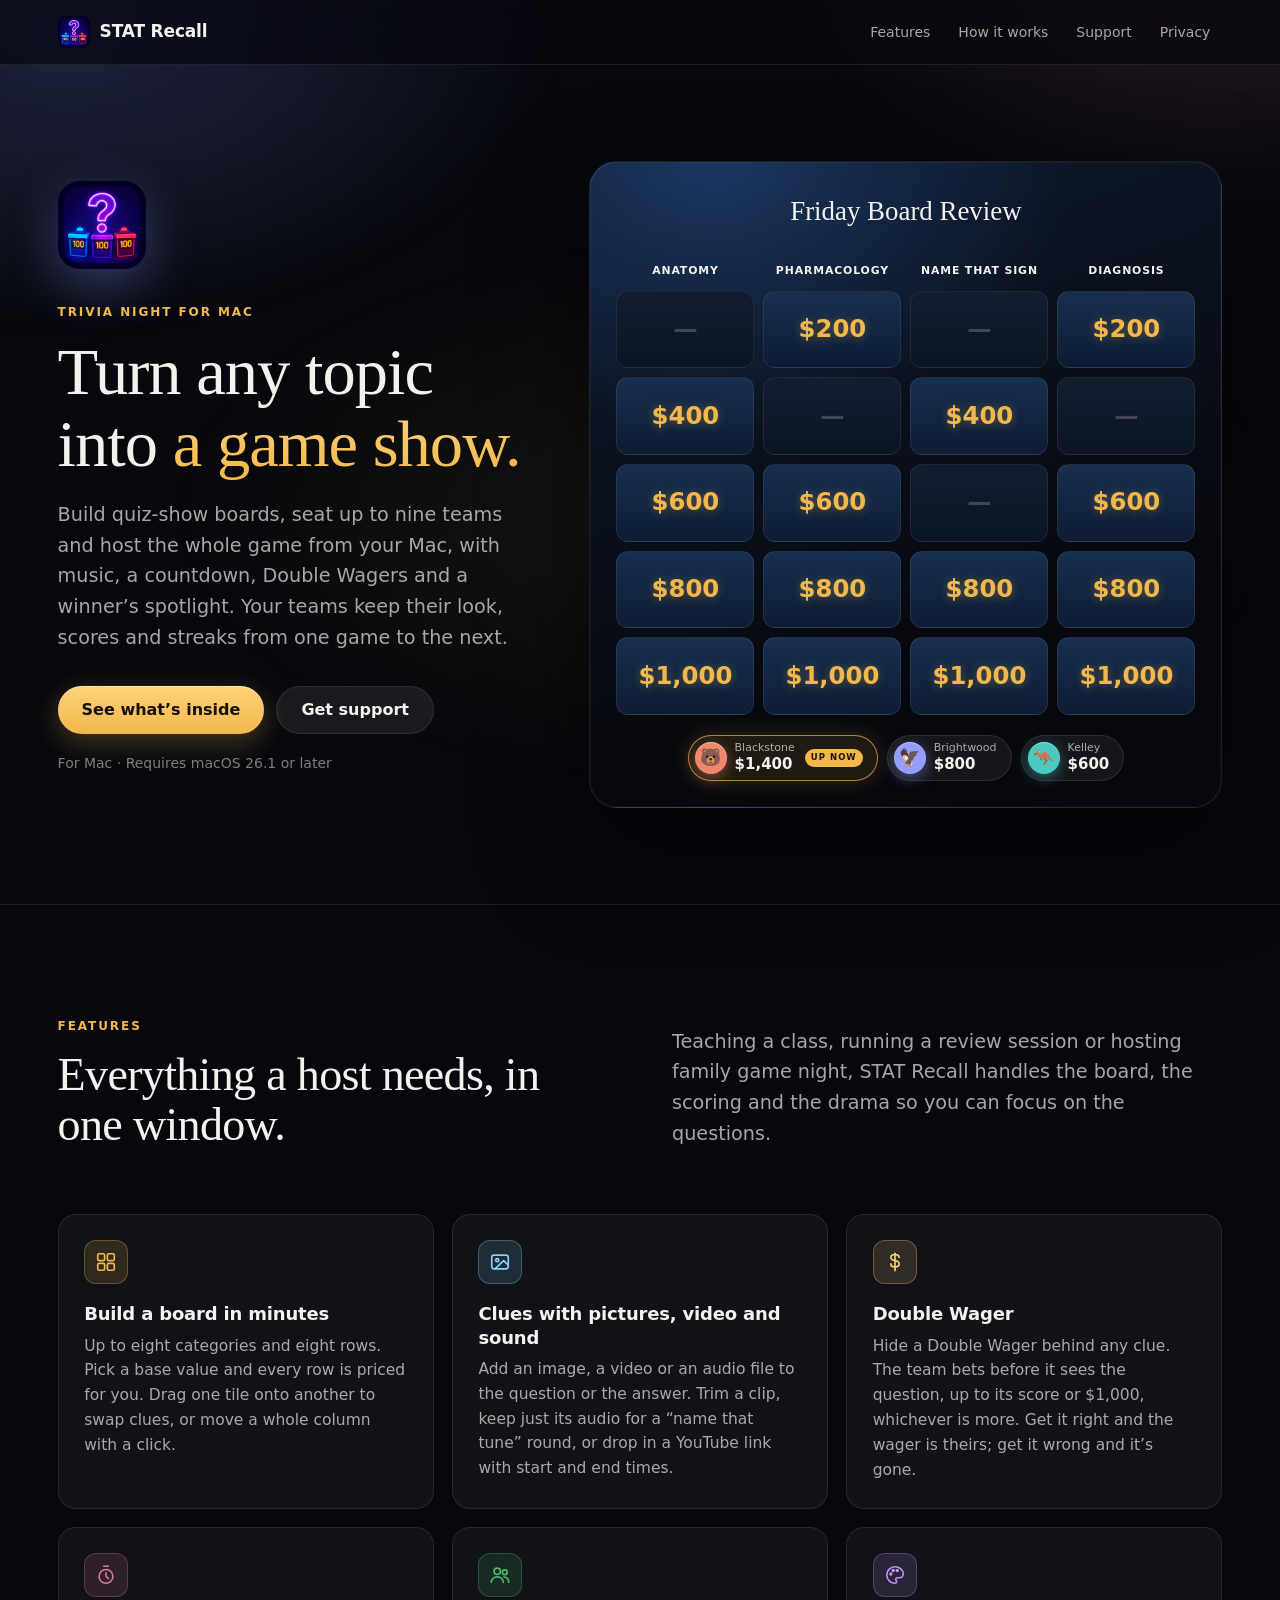
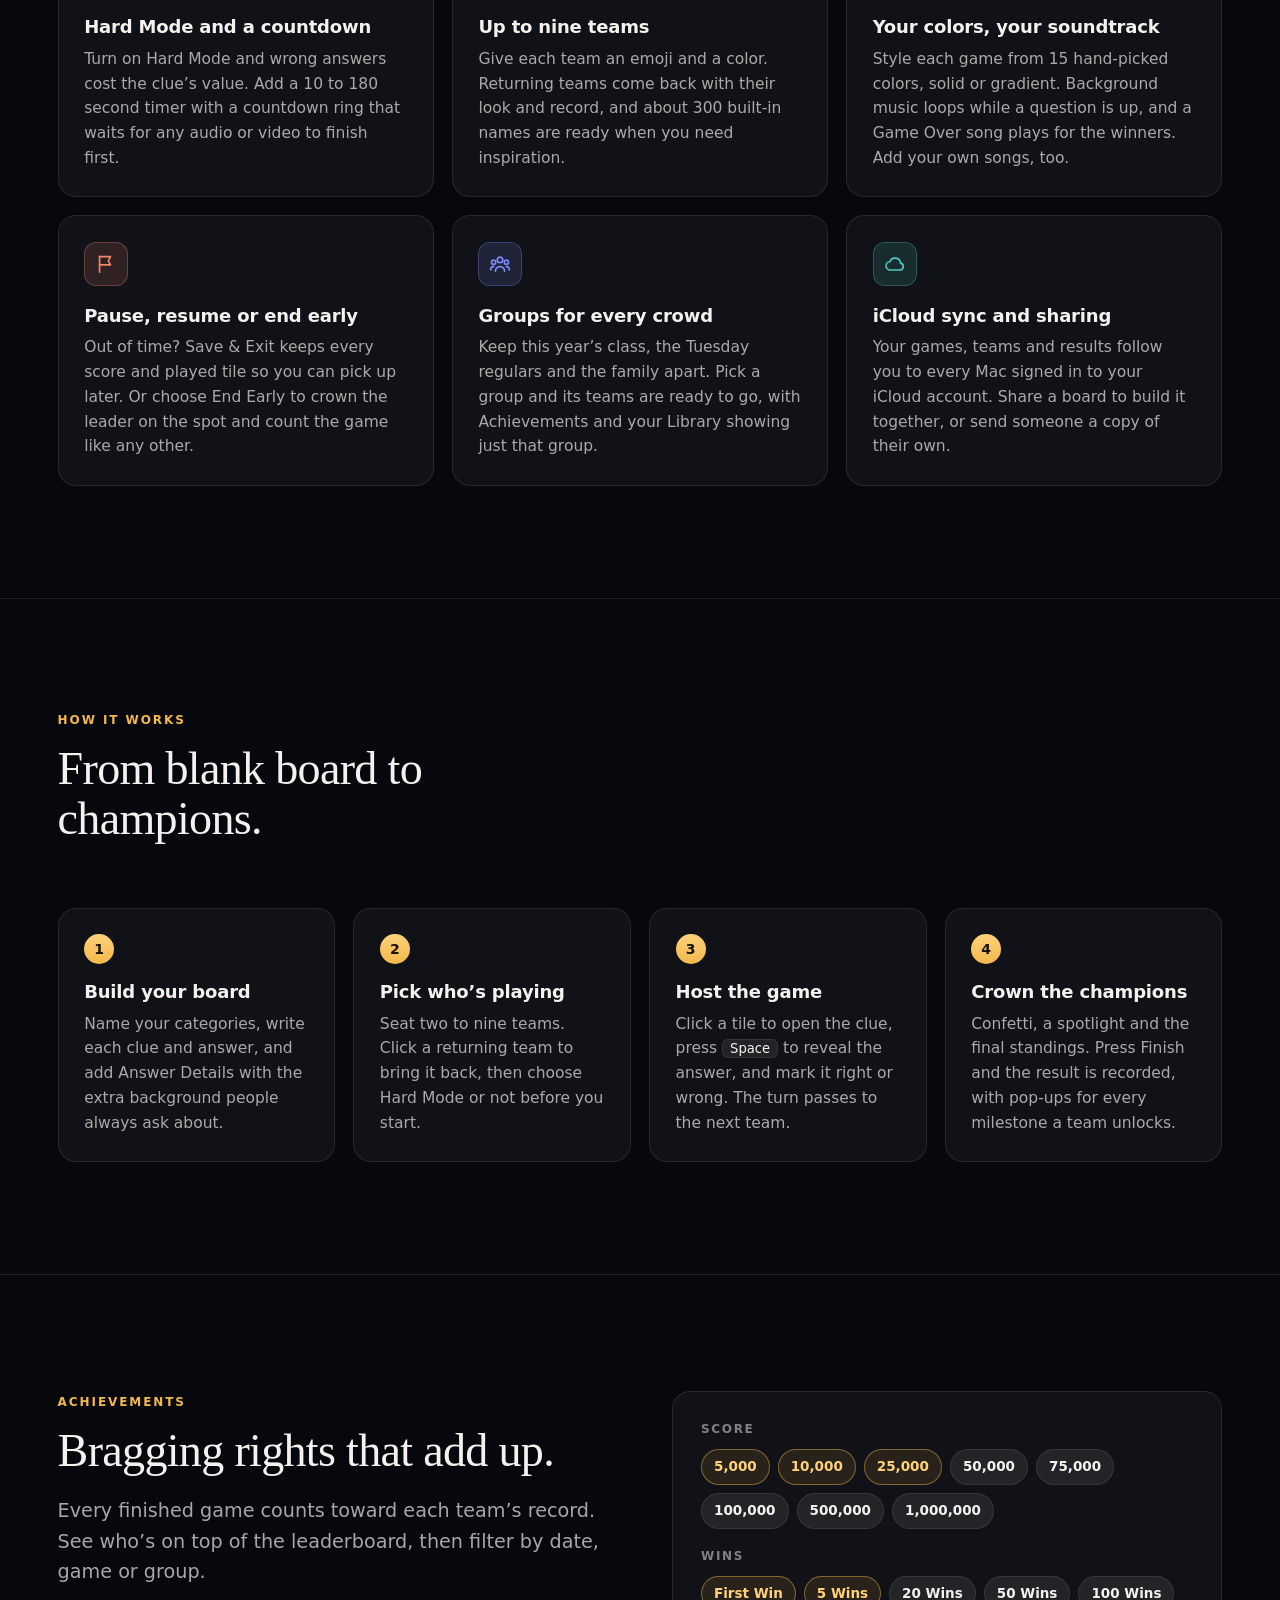
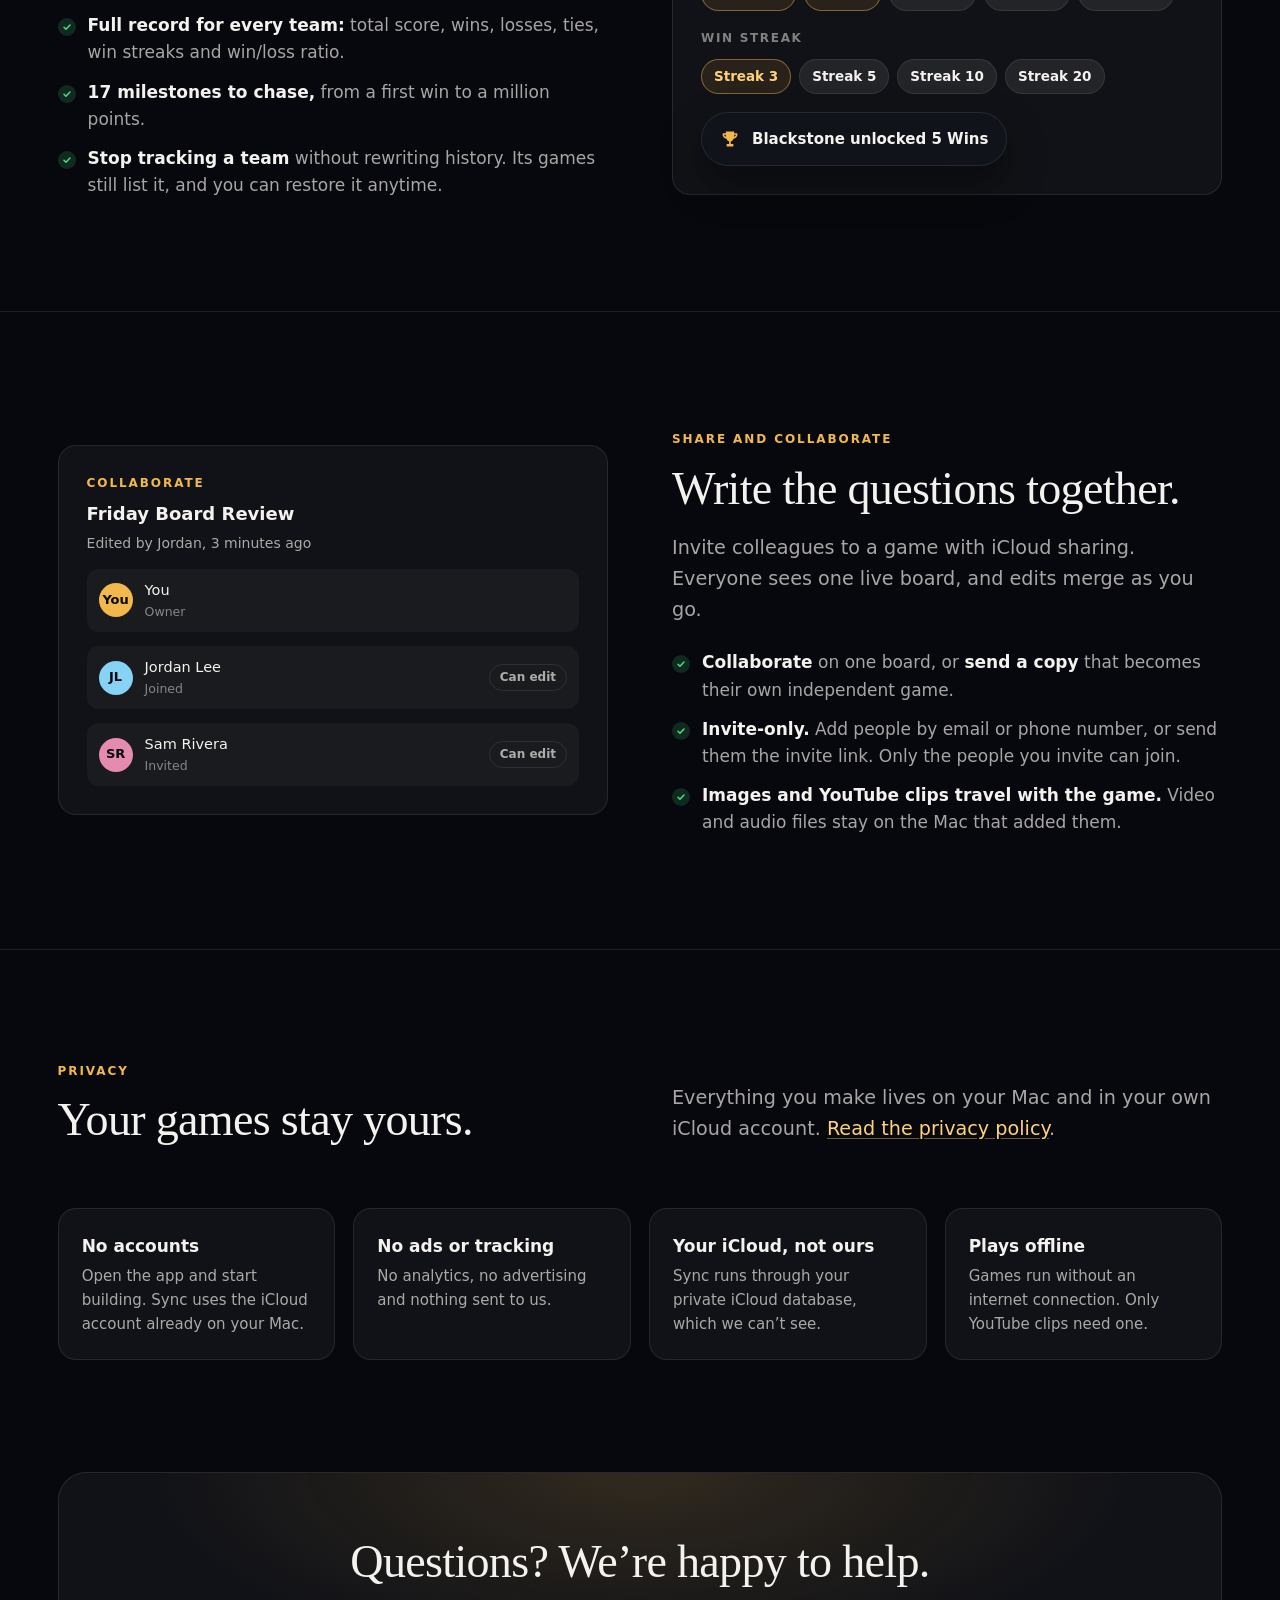
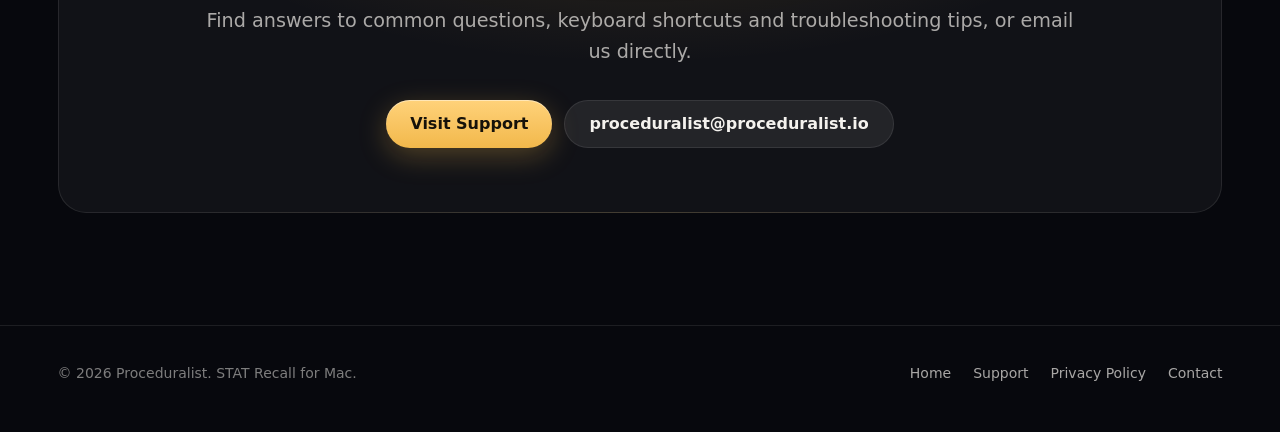
<file: index.html>
<!doctype html>
<html lang="en">
<head>
  <meta charset="utf-8">
  <meta name="viewport" content="width=device-width, initial-scale=1">
  <title>STAT Recall · Host trivia game shows on your Mac</title>
  <meta name="description" content="STAT Recall turns any topic into a quiz-show style game. Build clue boards with images, video and YouTube clips, seat up to nine teams, and track scores, streaks and achievements on your Mac.">
  <meta name="theme-color" content="#07080d">
  <meta property="og:title" content="STAT Recall">
  <meta property="og:description" content="Turn any topic into a game show. Build clue boards, seat up to nine teams and host the whole game from your Mac.">
  <meta property="og:type" content="website">
  <meta property="og:image" content="images/icon-512.jpg">
  <link rel="icon" href="images/icon-64.jpg" type="image/jpeg">
  <link rel="apple-touch-icon" href="images/icon-256.jpg">
  <link rel="stylesheet" href="styles.css">
</head>
<body>
  <a class="skip-link" href="#main">Skip to content</a>

  <header class="site-header">
    <div class="wrap">
      <a class="brand" href="index.html"><img src="images/icon-64.jpg" alt="" width="32" height="32">STAT Recall</a>
      <nav class="site-nav" aria-label="Main">
        <a class="nav-optional" href="#features">Features</a>
        <a class="nav-optional" href="#how">How it works</a>
        <a href="support.html">Support</a>
        <a href="privacy.html">Privacy</a>
      </nav>
    </div>
  </header>

  <main id="main">
    <!-- Hero -->
    <section class="hero">
      <div class="wrap hero-grid">
        <div>
          <img class="hero-icon rise" src="images/icon-512.jpg" alt="STAT Recall app icon" width="88" height="88">
          <p class="eyebrow rise d1">Trivia night for Mac</p>
          <h1 class="rise d1">Turn any topic into <span class="gold-text">a game show.</span></h1>
          <p class="lede rise d2">Build quiz-show boards, seat up to nine teams and host the whole game from your Mac, with music, a countdown, Double Wagers and a winner’s spotlight. Your teams keep their look, scores and streaks from one game to the next.</p>
          <div class="actions rise d3">
            <!-- When STAT Recall is live on the Mac App Store, link this button to its App Store page. -->
            <a class="btn btn-primary" href="#features">See what’s inside</a>
            <a class="btn btn-glass" href="support.html">Get support</a>
          </div>
          <p class="meta-line rise d3">For Mac · Requires macOS 26.1 or later</p>
        </div>

        <figure class="board rise d2" role="img" aria-label="Illustration of a STAT Recall game board: four categories with clues worth $200 to $1,000, several already played, and three teams on the scoreboard.">
          <div class="board-title" aria-hidden="true">Friday Board Review</div>
          <div class="board-grid" aria-hidden="true">
            <div class="board-cat">Anatomy</div>
            <div class="board-cat">Pharmacology</div>
            <div class="board-cat">Name That Sign</div>
            <div class="board-cat">Diagnosis</div>

            <div class="tile played">—</div><div class="tile">$200</div><div class="tile played">—</div><div class="tile">$200</div>
            <div class="tile">$400</div><div class="tile played">—</div><div class="tile">$400</div><div class="tile played">—</div>
            <div class="tile">$600</div><div class="tile">$600</div><div class="tile played">—</div><div class="tile">$600</div>
            <div class="tile">$800</div><div class="tile">$800</div><div class="tile">$800</div><div class="tile">$800</div>
            <div class="tile">$1,000</div><div class="tile">$1,000</div><div class="tile">$1,000</div><div class="tile">$1,000</div>
          </div>
          <div class="dock" aria-hidden="true">
            <div class="dock-team up">
              <span class="badge" style="--c: var(--coral)">🐻</span>
              <span class="dock-text"><span class="dock-name">Blackstone</span><span class="dock-score">$1,400</span></span>
              <span class="up-chip">UP NOW</span>
            </div>
            <div class="dock-team">
              <span class="badge" style="--c: var(--team-indigo)">🦅</span>
              <span class="dock-text"><span class="dock-name">Brightwood</span><span class="dock-score">$800</span></span>
            </div>
            <div class="dock-team">
              <span class="badge" style="--c: var(--teal)">🦘</span>
              <span class="dock-text"><span class="dock-name">Kelley</span><span class="dock-score">$600</span></span>
            </div>
          </div>
        </figure>
      </div>
    </section>

    <hr class="divider">

    <!-- Features -->
    <section id="features">
      <div class="wrap">
        <div class="section-head">
          <p class="eyebrow">Features</p>
          <h2>Everything a host needs, in one window.</h2>
          <p class="lede">Teaching a class, running a review session or hosting family game night, STAT Recall handles the board, the scoring and the drama so you can focus on the questions.</p>
        </div>

        <div class="feature-grid">
          <article class="panel feature">
            <div class="feature-icon" style="--accent: var(--gold)" aria-hidden="true">
              <svg viewBox="0 0 24 24" fill="none" stroke="currentColor" stroke-width="1.8" stroke-linejoin="round"><rect x="3" y="3" width="7.5" height="7.5" rx="1.6"/><rect x="13.5" y="3" width="7.5" height="7.5" rx="1.6"/><rect x="3" y="13.5" width="7.5" height="7.5" rx="1.6"/><rect x="13.5" y="13.5" width="7.5" height="7.5" rx="1.6"/></svg>
            </div>
            <h3>Build a board in minutes</h3>
            <p>Up to eight categories and eight rows. Pick a base value and every row is priced for you. Drag one tile onto another to swap clues, or move a whole column with a click.</p>
          </article>

          <article class="panel feature">
            <div class="feature-icon" style="--accent: var(--sky)" aria-hidden="true">
              <svg viewBox="0 0 24 24" fill="none" stroke="currentColor" stroke-width="1.8" stroke-linecap="round" stroke-linejoin="round"><rect x="3" y="4.5" width="18" height="15" rx="2.5"/><circle cx="9" cy="10" r="1.7"/><path d="M21 15.5l-5-5L6.5 19.5"/></svg>
            </div>
            <h3>Clues with pictures, video and sound</h3>
            <p>Add an image, a video or an audio file to the question or the answer. Trim a clip, keep just its audio for a “name that tune” round, or drop in a YouTube link with start and end times.</p>
          </article>

          <article class="panel feature">
            <div class="feature-icon" style="--accent: var(--gold-light)" aria-hidden="true">
              <svg viewBox="0 0 24 24" fill="none" stroke="currentColor" stroke-width="1.8" stroke-linecap="round" stroke-linejoin="round"><path d="M12 2.5v19"/><path d="M16.5 7c0-1.9-2-3.2-4.5-3.2S7.5 5.1 7.5 7s2 2.9 4.5 3.4 4.5 1.6 4.5 3.6-2 3.4-4.5 3.4-4.5-1.4-4.5-3.3"/></svg>
            </div>
            <h3>Double Wager</h3>
            <p>Hide a Double Wager behind any clue. The team bets before it sees the question, up to its score or $1,000, whichever is more. Get it right and the wager is theirs; get it wrong and it’s gone.</p>
          </article>

          <article class="panel feature">
            <div class="feature-icon" style="--accent: var(--rose)" aria-hidden="true">
              <svg viewBox="0 0 24 24" fill="none" stroke="currentColor" stroke-width="1.8" stroke-linecap="round" stroke-linejoin="round"><circle cx="12" cy="13.5" r="7.5"/><path d="M12 9.5v4l2.6 2.4"/><path d="M9.5 2.5h5"/></svg>
            </div>
            <h3>Hard Mode and a countdown</h3>
            <p>Turn on Hard Mode and wrong answers cost the clue’s value. Add a 10 to 180 second timer with a countdown ring that waits for any audio or video to finish first.</p>
          </article>

          <article class="panel feature">
            <div class="feature-icon" style="--accent: var(--emerald)" aria-hidden="true">
              <svg viewBox="0 0 24 24" fill="none" stroke="currentColor" stroke-width="1.8" stroke-linecap="round" stroke-linejoin="round"><circle cx="9" cy="8" r="3.5"/><path d="M2.5 20c0-3.6 2.9-6 6.5-6s6.5 2.4 6.5 6"/><circle cx="17.2" cy="9" r="2.6"/><path d="M16.4 14.2c2.9.3 5.1 2.3 5.1 5.8"/></svg>
            </div>
            <h3>Up to nine teams</h3>
            <p>Give each team an emoji and a color. Returning teams come back with their look and record, and about 300 built-in names are ready when you need inspiration.</p>
          </article>

          <article class="panel feature">
            <div class="feature-icon" style="--accent: var(--violet)" aria-hidden="true">
              <svg viewBox="0 0 24 24" fill="none" stroke="currentColor" stroke-width="1.8" stroke-linecap="round" stroke-linejoin="round"><path d="M12 3a9 9 0 1 0 0 18c1.1 0 1.8-.8 1.8-1.8 0-.5-.2-.9-.5-1.2-.3-.3-.5-.7-.5-1.2 0-1 .8-1.8 1.8-1.8H17a4 4 0 0 0 4-4c0-4.4-4-8-9-8z"/><circle cx="7.5" cy="11" r="1" fill="currentColor"/><circle cx="10" cy="7" r="1" fill="currentColor"/><circle cx="14.5" cy="7" r="1" fill="currentColor"/></svg>
            </div>
            <h3>Your colors, your soundtrack</h3>
            <p>Style each game from 15 hand-picked colors, solid or gradient. Background music loops while a question is up, and a Game Over song plays for the winners. Add your own songs, too.</p>
          </article>

          <article class="panel feature">
            <div class="feature-icon" style="--accent: var(--coral)" aria-hidden="true">
              <svg viewBox="0 0 24 24" fill="none" stroke="currentColor" stroke-width="1.8" stroke-linecap="round" stroke-linejoin="round"><path d="M5 21V3.5"/><path d="M5 4h12l-2.5 4.5L17 13H5"/></svg>
            </div>
            <h3>Pause, resume or end early</h3>
            <p>Out of time? Save &amp; Exit keeps every score and played tile so you can pick up later. Or choose End Early to crown the leader on the spot and count the game like any other.</p>
          </article>

          <article class="panel feature">
            <div class="feature-icon" style="--accent: var(--indigo)" aria-hidden="true">
              <svg viewBox="0 0 24 24" fill="none" stroke="currentColor" stroke-width="1.8" stroke-linecap="round" stroke-linejoin="round"><circle cx="12" cy="7.5" r="3"/><circle cx="5" cy="10" r="2.3"/><circle cx="19" cy="10" r="2.3"/><path d="M7 20c0-3 2.2-5.2 5-5.2s5 2.2 5 5.2"/><path d="M1.8 18.5c0-2.2 1.4-3.8 3.4-3.9M22.2 18.5c0-2.2-1.4-3.8-3.4-3.9"/></svg>
            </div>
            <h3>Groups for every crowd</h3>
            <p>Keep this year’s class, the Tuesday regulars and the family apart. Pick a group and its teams are ready to go, with Achievements and your Library showing just that group.</p>
          </article>

          <article class="panel feature">
            <div class="feature-icon" style="--accent: var(--teal)" aria-hidden="true">
              <svg viewBox="0 0 24 24" fill="none" stroke="currentColor" stroke-width="1.8" stroke-linecap="round" stroke-linejoin="round"><path d="M7 18.5a4.5 4.5 0 0 1-.6-9A6 6 0 0 1 18 11a3.8 3.8 0 0 1-.5 7.5z"/></svg>
            </div>
            <h3>iCloud sync and sharing</h3>
            <p>Your games, teams and results follow you to every Mac signed in to your iCloud account. Share a board to build it together, or send someone a copy of their own.</p>
          </article>
        </div>
      </div>
    </section>

    <hr class="divider">

    <!-- How it works -->
    <section id="how">
      <div class="wrap">
        <div class="section-head">
          <p class="eyebrow">How it works</p>
          <h2>From blank board to champions.</h2>
        </div>
        <ol class="steps">
          <li class="panel">
            <h3>Build your board</h3>
            <p>Name your categories, write each clue and answer, and add Answer Details with the extra background people always ask about.</p>
          </li>
          <li class="panel">
            <h3>Pick who’s playing</h3>
            <p>Seat two to nine teams. Click a returning team to bring it back, then choose Hard Mode or not before you start.</p>
          </li>
          <li class="panel">
            <h3>Host the game</h3>
            <p>Click a tile to open the clue, press <kbd>Space</kbd> to reveal the answer, and mark it right or wrong. The turn passes to the next team.</p>
          </li>
          <li class="panel">
            <h3>Crown the champions</h3>
            <p>Confetti, a spotlight and the final standings. Press Finish and the result is recorded, with pop-ups for every milestone a team unlocks.</p>
          </li>
        </ol>
      </div>
    </section>

    <hr class="divider">

    <!-- Achievements -->
    <section id="achievements">
      <div class="wrap split">
        <div>
          <p class="eyebrow">Achievements</p>
          <h2>Bragging rights that add up.</h2>
          <p class="lede">Every finished game counts toward each team’s record. See who’s on top of the leaderboard, then filter by date, game or group.</p>
          <ul class="checklist">
            <li><strong>Full record for every team:</strong> total score, wins, losses, ties, win streaks and win/loss ratio.</li>
            <li><strong>17 milestones to chase,</strong> from a first win to a million points.</li>
            <li><strong>Stop tracking a team</strong> without rewriting history. Its games still list it, and you can restore it anytime.</li>
          </ul>
        </div>

        <div class="panel milestones" role="img" aria-label="Milestones: cumulative score from 5,000 to 1,000,000, wins from 1 to 100, and win streaks of 3, 5, 10 and 20. A pop-up reads: Blackstone unlocked 5 Wins.">
          <div class="milestone-row" aria-hidden="true">
            <span class="milestone-label">Score</span>
            <div class="chips">
              <span class="chip earned">5,000</span><span class="chip earned">10,000</span><span class="chip earned">25,000</span><span class="chip">50,000</span><span class="chip">75,000</span><span class="chip">100,000</span><span class="chip">500,000</span><span class="chip">1,000,000</span>
            </div>
          </div>
          <div class="milestone-row" aria-hidden="true">
            <span class="milestone-label">Wins</span>
            <div class="chips">
              <span class="chip earned">First Win</span><span class="chip earned">5 Wins</span><span class="chip">20 Wins</span><span class="chip">50 Wins</span><span class="chip">100 Wins</span>
            </div>
          </div>
          <div class="milestone-row" aria-hidden="true">
            <span class="milestone-label">Win streak</span>
            <div class="chips">
              <span class="chip earned">Streak 3</span><span class="chip">Streak 5</span><span class="chip">Streak 10</span><span class="chip">Streak 20</span>
            </div>
          </div>
          <div class="toast" aria-hidden="true">
            <svg class="trophy" width="20" height="20" viewBox="0 0 24 24" fill="currentColor"><path d="M7 3h10v2h3a1 1 0 0 1 1 1c0 3-2 5.2-4.7 5.6A5 5 0 0 1 13 14.9V18h3v3H8v-3h3v-3.1a5 5 0 0 1-3.3-3.3C5 11.2 3 9 3 6a1 1 0 0 1 1-1h3V3zm10 4v2.4c1-.4 1.8-1.2 2-2.4h-2zM5 7c.2 1.2 1 2 2 2.4V7H5z"/></svg>
            <span>Blackstone unlocked 5 Wins</span>
          </div>
        </div>
      </div>
    </section>

    <hr class="divider">

    <!-- Sharing -->
    <section id="sharing">
      <div class="wrap split flip">
        <div>
          <p class="eyebrow">Share and collaborate</p>
          <h2>Write the questions together.</h2>
          <p class="lede">Invite colleagues to a game with iCloud sharing. Everyone sees one live board, and edits merge as you go.</p>
          <ul class="checklist">
            <li><strong>Collaborate</strong> on one board, or <strong>send a copy</strong> that becomes their own independent game.</li>
            <li><strong>Invite-only.</strong> Add people by email or phone number, or send them the invite link. Only the people you invite can join.</li>
            <li><strong>Images and YouTube clips travel with the game.</strong> Video and audio files stay on the Mac that added them.</li>
          </ul>
        </div>

        <div class="panel share-card" role="img" aria-label="Illustration of a game's sharing window: the owner and two collaborators who can edit, and a note that the game was edited by Jordan three minutes ago.">
          <div aria-hidden="true">
            <p class="eyebrow" style="display:block;margin-bottom:6px">Collaborate</p>
            <strong style="font-size:18px">Friday Board Review</strong>
            <p class="muted" style="margin:4px 0 0;font-size:14px">Edited by Jordan, 3 minutes ago</p>
          </div>
          <div class="person" aria-hidden="true">
            <span class="avatar" style="--c: var(--gold)">You</span>
            <span class="who">You<span>Owner</span></span>
          </div>
          <div class="person" aria-hidden="true">
            <span class="avatar" style="--c: var(--sky)">JL</span>
            <span class="who">Jordan Lee<span>Joined</span></span>
            <span class="role">Can edit</span>
          </div>
          <div class="person" aria-hidden="true">
            <span class="avatar" style="--c: var(--team-rose)">SR</span>
            <span class="who">Sam Rivera<span>Invited</span></span>
            <span class="role">Can edit</span>
          </div>
        </div>
      </div>
    </section>

    <hr class="divider">

    <!-- Privacy promise -->
    <section id="privacy">
      <div class="wrap">
        <div class="section-head">
          <p class="eyebrow">Privacy</p>
          <h2>Your games stay yours.</h2>
          <p class="lede">Everything you make lives on your Mac and in your own iCloud account. <a href="privacy.html">Read the privacy policy</a>.</p>
        </div>
        <div class="promise">
          <div class="panel"><strong>No accounts</strong><p>Open the app and start building. Sync uses the iCloud account already on your Mac.</p></div>
          <div class="panel"><strong>No ads or tracking</strong><p>No analytics, no advertising and nothing sent to us.</p></div>
          <div class="panel"><strong>Your iCloud, not ours</strong><p>Sync runs through your private iCloud database, which we can’t see.</p></div>
          <div class="panel"><strong>Plays offline</strong><p>Games run without an internet connection. Only YouTube clips need one.</p></div>
        </div>
      </div>
    </section>

    <section style="padding-top:0">
      <div class="wrap">
        <div class="cta">
          <h2>Questions? We’re happy to help.</h2>
          <p class="lede">Find answers to common questions, keyboard shortcuts and troubleshooting tips, or email us directly.</p>
          <div class="actions">
            <a class="btn btn-primary" href="support.html">Visit Support</a>
            <a class="btn btn-glass" href="mailto:proceduralist@proceduralist.io">proceduralist@proceduralist.io</a>
          </div>
        </div>
      </div>
    </section>
  </main>

  <footer class="site-footer">
    <div class="wrap">
      <span>© 2026 Proceduralist. STAT Recall for Mac.</span>
      <nav class="footer-links" aria-label="Footer">
        <a href="index.html">Home</a>
        <a href="support.html">Support</a>
        <a href="privacy.html">Privacy Policy</a>
        <a href="mailto:proceduralist@proceduralist.io">Contact</a>
      </nav>
    </div>
  </footer>
</body>
</html>
</file>
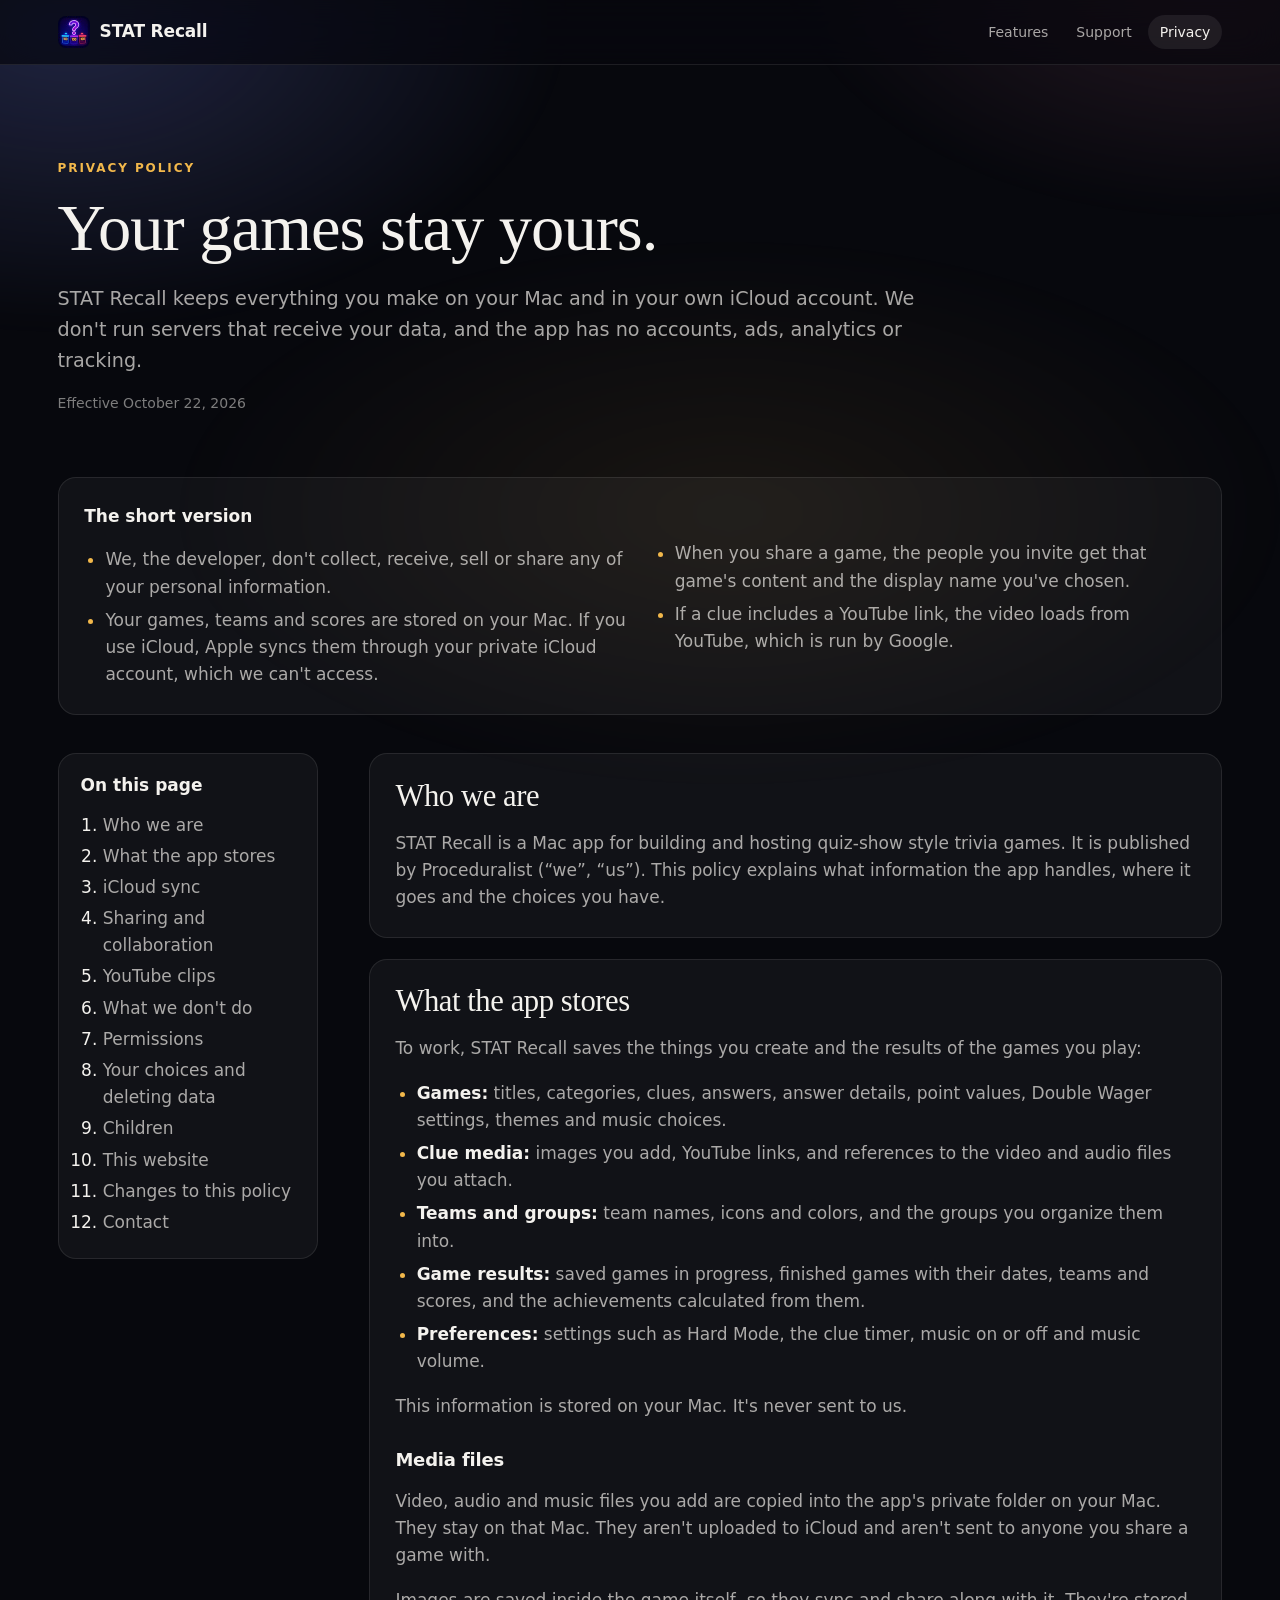
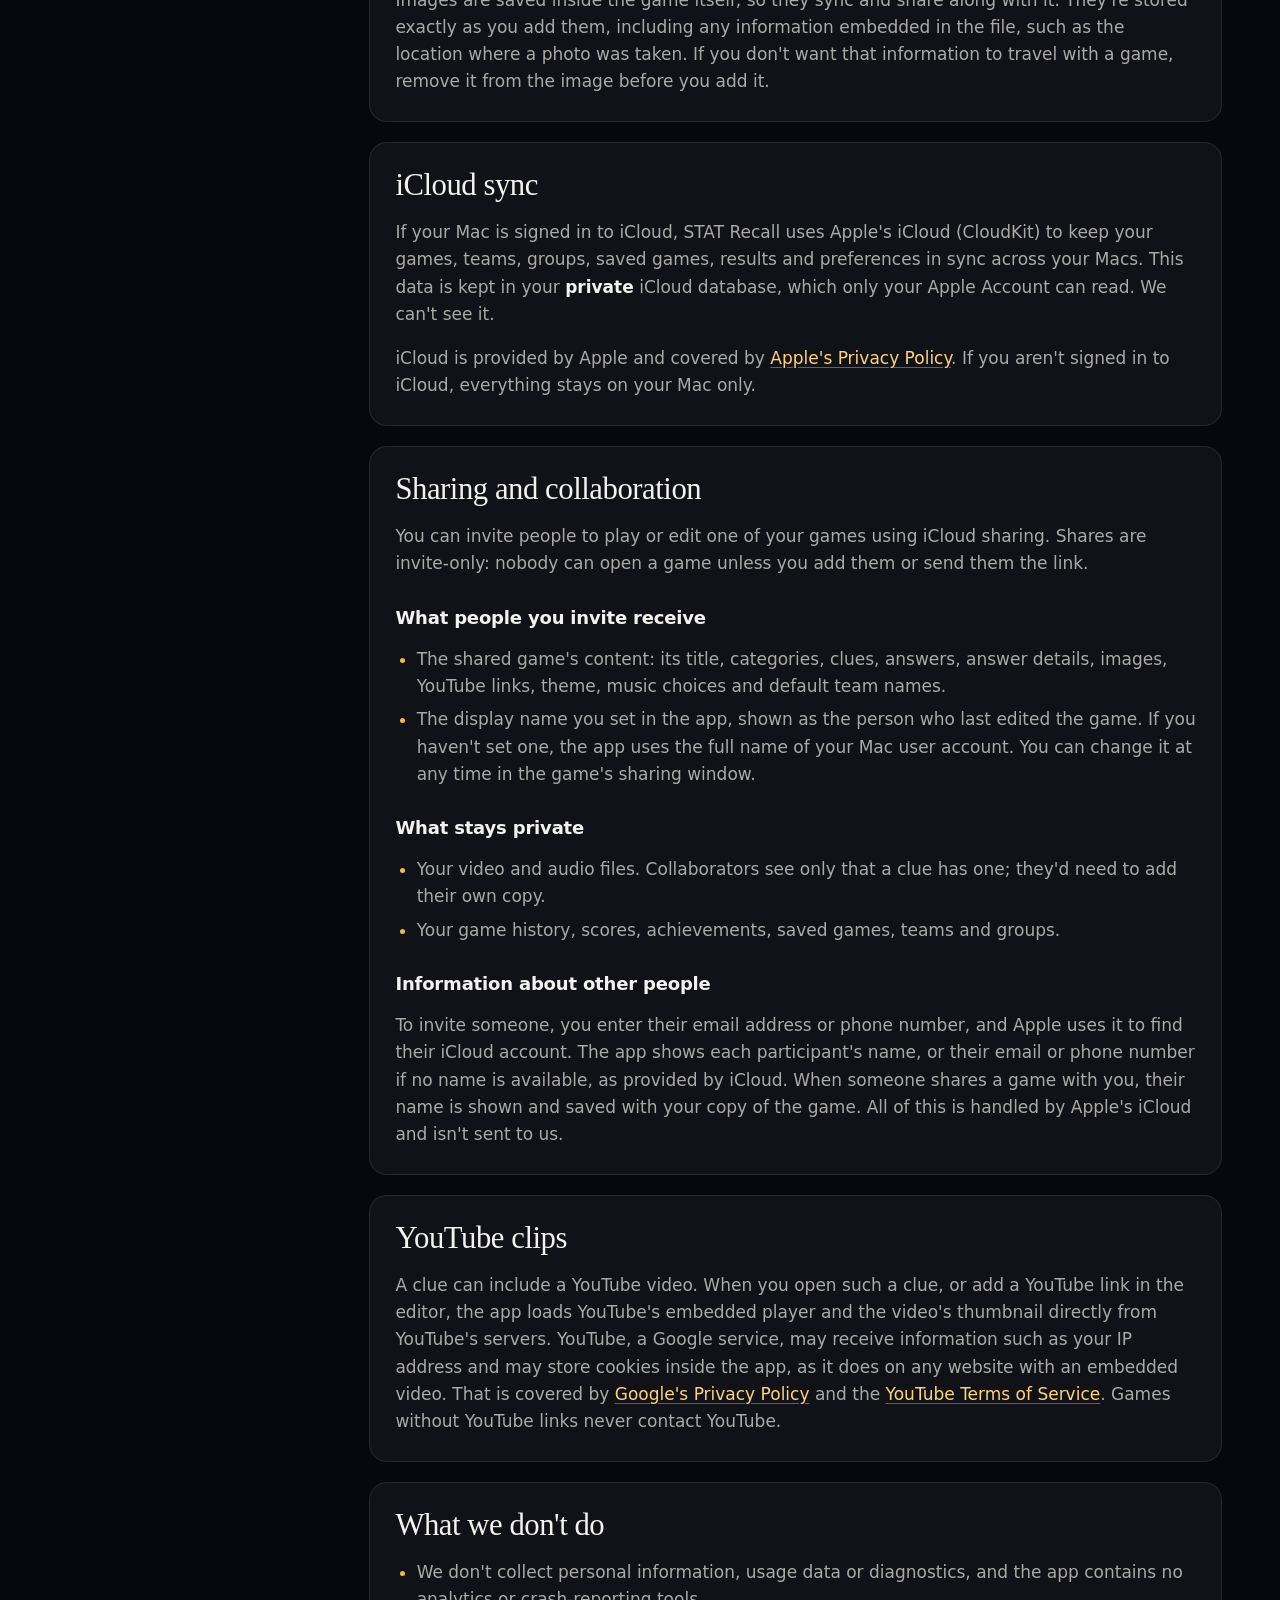
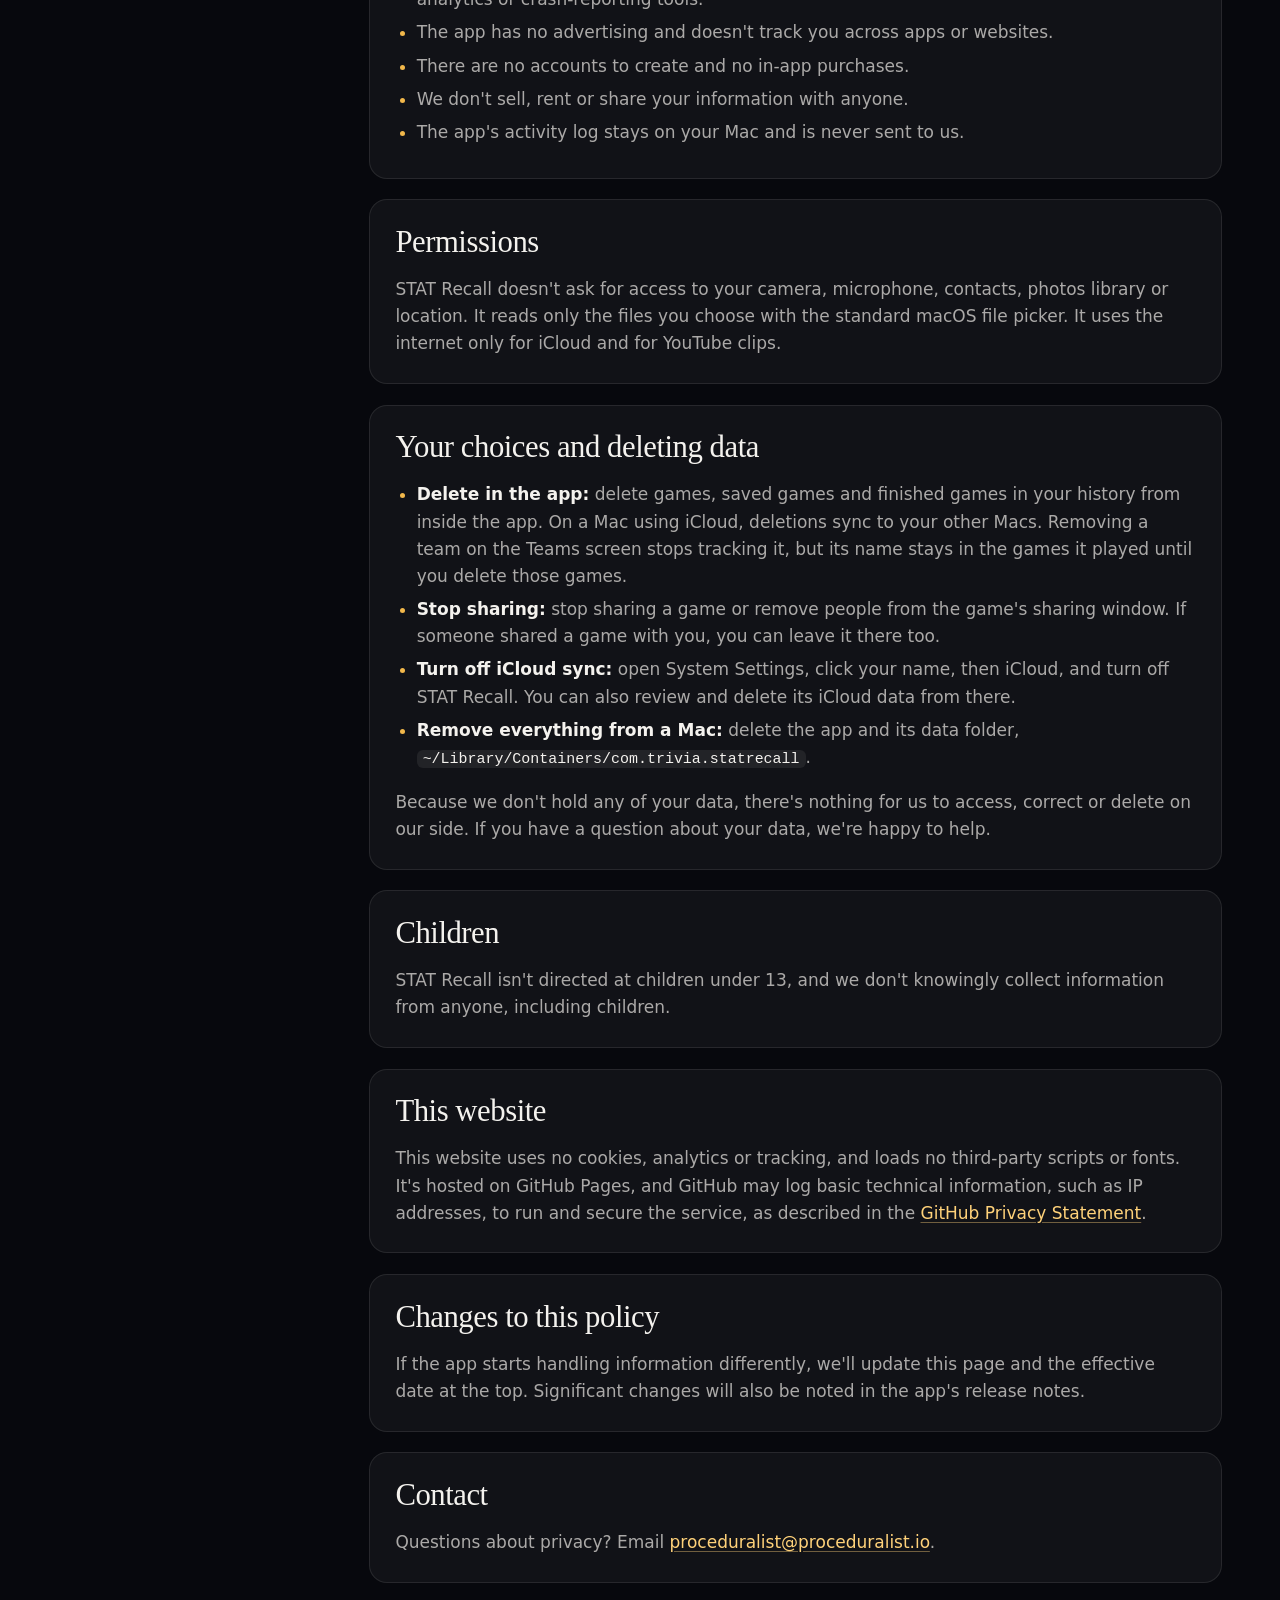
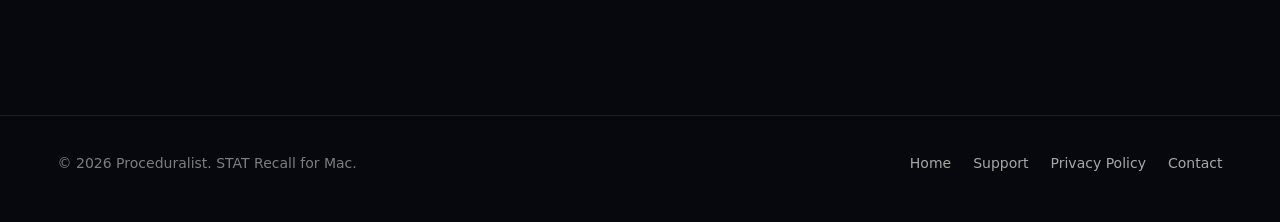
<file: privacy.html>
<!doctype html>
<html lang="en">
<head>
  <meta charset="utf-8">
  <meta name="viewport" content="width=device-width, initial-scale=1">
  <title>Privacy Policy · STAT Recall</title>
  <meta name="description" content="How STAT Recall handles your games, teams and scores: stored on your Mac and in your own iCloud account, with no accounts, ads, analytics or tracking.">
  <meta name="theme-color" content="#07080d">
  <link rel="icon" href="images/icon-64.jpg" type="image/jpeg">
  <link rel="apple-touch-icon" href="images/icon-256.jpg">
  <link rel="stylesheet" href="styles.css">
</head>
<body>
  <a class="skip-link" href="#main">Skip to content</a>

  <header class="site-header">
    <div class="wrap">
      <a class="brand" href="index.html"><img src="images/icon-64.jpg" alt="" width="32" height="32">STAT Recall</a>
      <nav class="site-nav" aria-label="Main">
        <a class="nav-optional" href="index.html#features">Features</a>
        <a href="support.html">Support</a>
        <a href="privacy.html" aria-current="page">Privacy</a>
      </nav>
    </div>
  </header>

  <main id="main">
    <div class="wrap doc-hero">
      <p class="eyebrow">Privacy Policy</p>
      <h1>Your games stay yours.</h1>
      <p class="lede">STAT Recall keeps everything you make on your Mac and in your own iCloud account. We don't run servers that receive your data, and the app has no accounts, ads, analytics or tracking.</p>
      <p class="updated">Effective October 22, 2026</p>
    </div>

    <div class="wrap">
      <div class="panel summary-box">
        <strong>The short version</strong>
        <ul>
          <li>We, the developer, don't collect, receive, sell or share any of your personal information.</li>
          <li>Your games, teams and scores are stored on your Mac. If you use iCloud, Apple syncs them through your private iCloud account, which we can't access.</li>
          <li>When you share a game, the people you invite get that game's content and the display name you've chosen.</li>
          <li>If a clue includes a YouTube link, the video loads from YouTube, which is run by Google.</li>
        </ul>
      </div>

      <div class="doc-layout">
        <nav class="panel toc" aria-label="On this page">
          <strong>On this page</strong>
          <ol>
            <li><a href="#who">Who we are</a></li>
            <li><a href="#stored">What the app stores</a></li>
            <li><a href="#icloud">iCloud sync</a></li>
            <li><a href="#sharing">Sharing and collaboration</a></li>
            <li><a href="#youtube">YouTube clips</a></li>
            <li><a href="#not-collected">What we don't do</a></li>
            <li><a href="#permissions">Permissions</a></li>
            <li><a href="#control">Your choices and deleting data</a></li>
            <li><a href="#children">Children</a></li>
            <li><a href="#website">This website</a></li>
            <li><a href="#changes">Changes to this policy</a></li>
            <li><a href="#contact">Contact</a></li>
          </ol>
        </nav>
        <article class="doc doc-cards">
          <section class="panel doc-card" id="who">
            <h2>Who we are</h2>
            <p>STAT Recall is a Mac app for building and hosting quiz-show style trivia games. It is published by Proceduralist (“we”, “us”). This policy explains what information the app handles, where it goes and the choices you have.</p>
          </section>
          <section class="panel doc-card" id="stored">
            <h2>What the app stores</h2>
            <p>To work, STAT Recall saves the things you create and the results of the games you play:</p>
            <ul>
              <li><strong>Games:</strong> titles, categories, clues, answers, answer details, point values, Double Wager settings, themes and music choices.</li>
              <li><strong>Clue media:</strong> images you add, YouTube links, and references to the video and audio files you attach.</li>
              <li><strong>Teams and groups:</strong> team names, icons and colors, and the groups you organize them into.</li>
              <li><strong>Game results:</strong> saved games in progress, finished games with their dates, teams and scores, and the achievements calculated from them.</li>
              <li><strong>Preferences:</strong> settings such as Hard Mode, the clue timer, music on or off and music volume.</li>
            </ul>
            <p>This information is stored on your Mac. It's never sent to us.</p>

            <h3>Media files</h3>
            <p>Video, audio and music files you add are copied into the app's private folder on your Mac. They stay on that Mac. They aren't uploaded to iCloud and aren't sent to anyone you share a game with.</p>
            <p>Images are saved inside the game itself, so they sync and share along with it. They're stored exactly as you add them, including any information embedded in the file, such as the location where a photo was taken. If you don't want that information to travel with a game, remove it from the image before you add it.</p>
          </section>
          <section class="panel doc-card" id="icloud">
            <h2>iCloud sync</h2>
            <p>If your Mac is signed in to iCloud, STAT Recall uses Apple's iCloud (CloudKit) to keep your games, teams, groups, saved games, results and preferences in sync across your Macs. This data is kept in your <strong>private</strong> iCloud database, which only your Apple Account can read. We can't see it.</p>
            <p>iCloud is provided by Apple and covered by <a href="https://www.apple.com/legal/privacy/" rel="noopener">Apple's Privacy Policy</a>. If you aren't signed in to iCloud, everything stays on your Mac only.</p>
          </section>
          <section class="panel doc-card" id="sharing">
            <h2>Sharing and collaboration</h2>
            <p>You can invite people to play or edit one of your games using iCloud sharing. Shares are invite-only: nobody can open a game unless you add them or send them the link.</p>
            <h3>What people you invite receive</h3>
            <ul>
              <li>The shared game's content: its title, categories, clues, answers, answer details, images, YouTube links, theme, music choices and default team names.</li>
              <li>The display name you set in the app, shown as the person who last edited the game. If you haven't set one, the app uses the full name of your Mac user account. You can change it at any time in the game's sharing window.</li>
            </ul>
            <h3>What stays private</h3>
            <ul>
              <li>Your video and audio files. Collaborators see only that a clue has one; they'd need to add their own copy.</li>
              <li>Your game history, scores, achievements, saved games, teams and groups.</li>
            </ul>
            <h3>Information about other people</h3>
            <p>To invite someone, you enter their email address or phone number, and Apple uses it to find their iCloud account. The app shows each participant's name, or their email or phone number if no name is available, as provided by iCloud. When someone shares a game with you, their name is shown and saved with your copy of the game. All of this is handled by Apple's iCloud and isn't sent to us.</p>
          </section>
          <section class="panel doc-card" id="youtube">
            <h2>YouTube clips</h2>
            <p>A clue can include a YouTube video. When you open such a clue, or add a YouTube link in the editor, the app loads YouTube's embedded player and the video's thumbnail directly from YouTube's servers. YouTube, a Google service, may receive information such as your IP address and may store cookies inside the app, as it does on any website with an embedded video. That is covered by <a href="https://policies.google.com/privacy" rel="noopener">Google's Privacy Policy</a> and the <a href="https://www.youtube.com/t/terms" rel="noopener">YouTube Terms of Service</a>. Games without YouTube links never contact YouTube.</p>
          </section>
          <section class="panel doc-card" id="not-collected">
            <h2>What we don't do</h2>
            <ul>
              <li>We don't collect personal information, usage data or diagnostics, and the app contains no analytics or crash-reporting tools.</li>
              <li>The app has no advertising and doesn't track you across apps or websites.</li>
              <li>There are no accounts to create and no in-app purchases.</li>
              <li>We don't sell, rent or share your information with anyone.</li>
              <li>The app's activity log stays on your Mac and is never sent to us.</li>
            </ul>
          </section>
          <section class="panel doc-card" id="permissions">
            <h2>Permissions</h2>
            <p>STAT Recall doesn't ask for access to your camera, microphone, contacts, photos library or location. It reads only the files you choose with the standard macOS file picker. It uses the internet only for iCloud and for YouTube clips.</p>
          </section>
          <section class="panel doc-card" id="control">
            <h2>Your choices and deleting data</h2>
            <ul>
              <li><strong>Delete in the app:</strong> delete games, saved games and finished games in your history from inside the app. On a Mac using iCloud, deletions sync to your other Macs. Removing a team on the Teams screen stops tracking it, but its name stays in the games it played until you delete those games.</li>
              <li><strong>Stop sharing:</strong> stop sharing a game or remove people from the game's sharing window. If someone shared a game with you, you can leave it there too.</li>
              <li><strong>Turn off iCloud sync:</strong> open System Settings, click your name, then iCloud, and turn off STAT Recall. You can also review and delete its iCloud data from there.</li>
              <li><strong>Remove everything from a Mac:</strong> delete the app and its data folder, <code>~/Library/Containers/com.trivia.statrecall</code>.</li>
            </ul>
            <p>Because we don't hold any of your data, there's nothing for us to access, correct or delete on our side. If you have a question about your data, we're happy to help.</p>
          </section>
          <section class="panel doc-card" id="children">
            <h2>Children</h2>
            <p>STAT Recall isn't directed at children under 13, and we don't knowingly collect information from anyone, including children.</p>
          </section>
          <section class="panel doc-card" id="website">
            <h2>This website</h2>
            <p>This website uses no cookies, analytics or tracking, and loads no third-party scripts or fonts. It's hosted on GitHub Pages, and GitHub may log basic technical information, such as IP addresses, to run and secure the service, as described in the <a href="https://docs.github.com/site-policy/privacy-policies/github-general-privacy-statement" rel="noopener">GitHub Privacy Statement</a>.</p>
          </section>
          <section class="panel doc-card" id="changes">
            <h2>Changes to this policy</h2>
            <p>If the app starts handling information differently, we'll update this page and the effective date at the top. Significant changes will also be noted in the app's release notes.</p>
          </section>
          <section class="panel doc-card" id="contact">
            <h2>Contact</h2>
            <p>Questions about privacy? Email <a href="mailto:proceduralist@proceduralist.io">proceduralist@proceduralist.io</a>.</p>
          </section>
        </article>
      </div>
    </div>
  </main>

  <footer class="site-footer">
    <div class="wrap">
      <span>© 2026 Proceduralist. STAT Recall for Mac.</span>
      <nav class="footer-links" aria-label="Footer">
        <a href="index.html">Home</a>
        <a href="support.html">Support</a>
        <a href="privacy.html">Privacy Policy</a>
        <a href="mailto:proceduralist@proceduralist.io">Contact</a>
      </nav>
    </div>
  </footer>
</body>
</html>
</file>
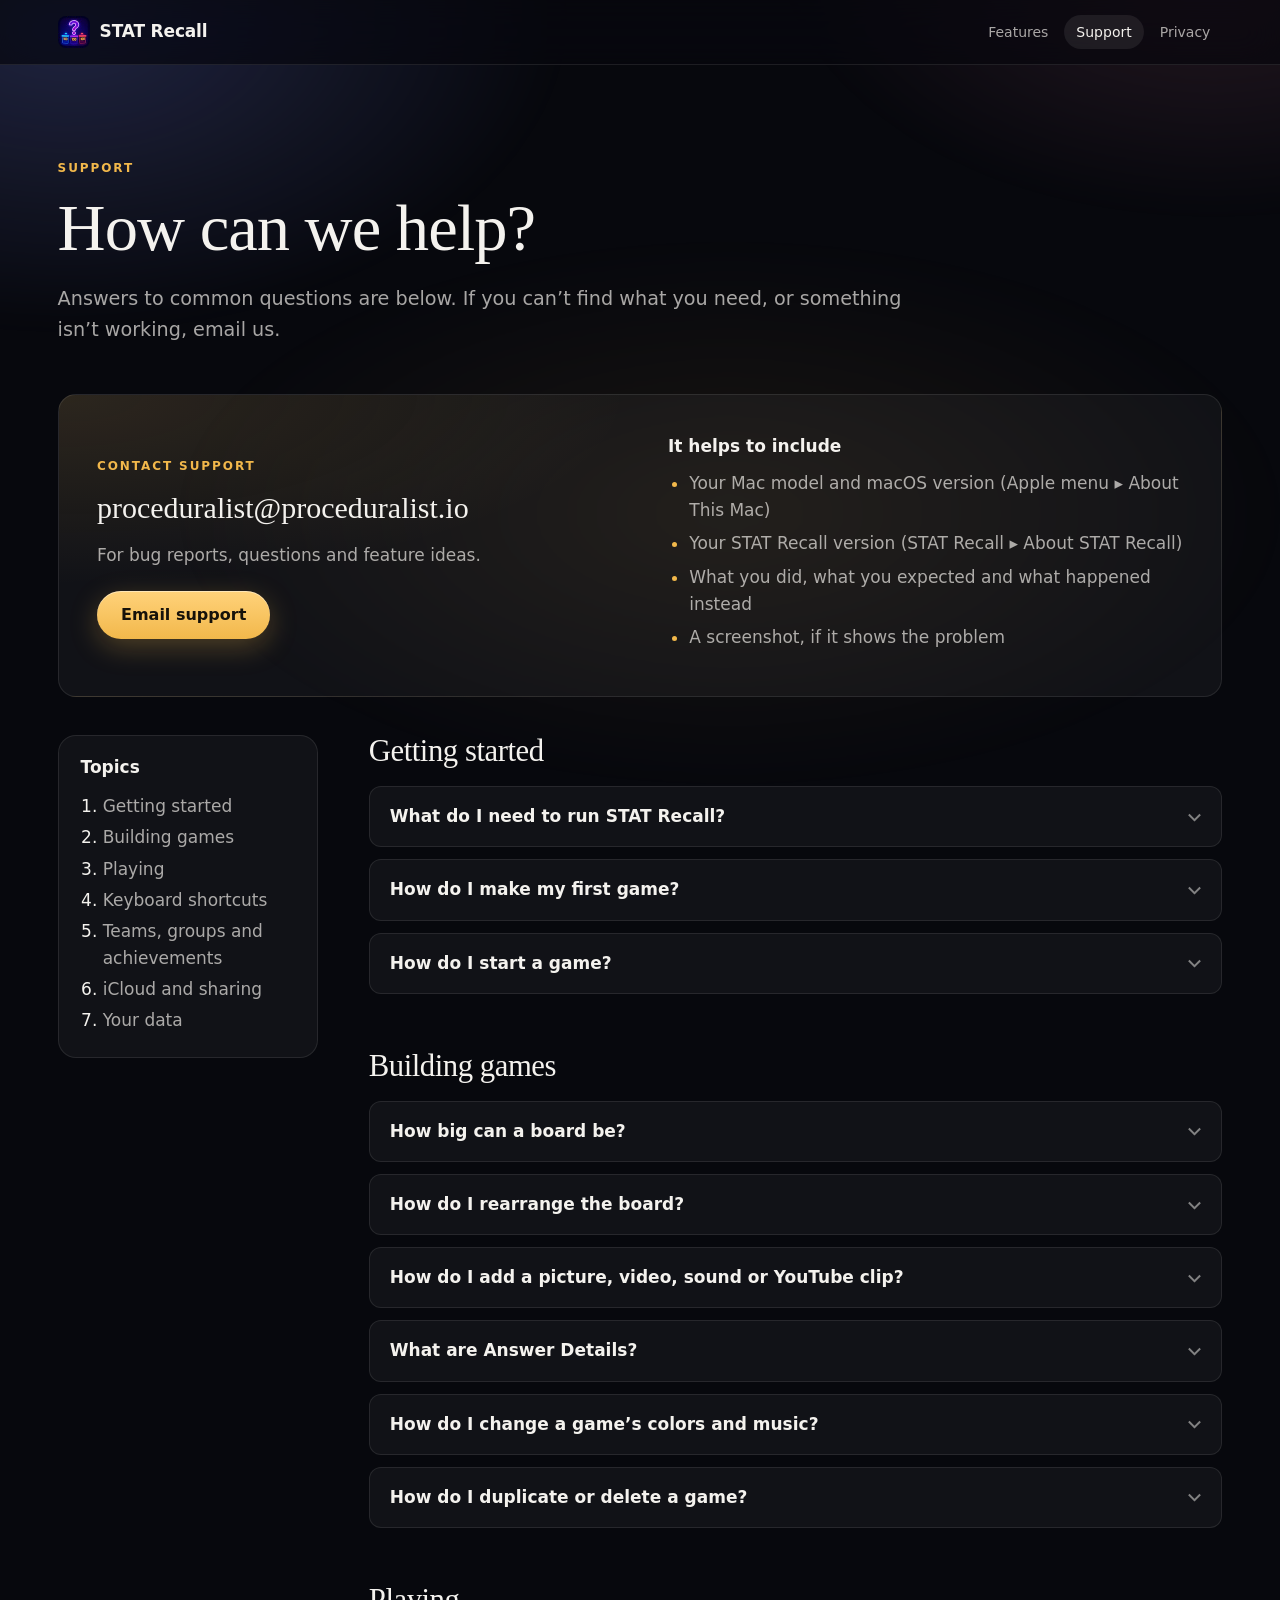
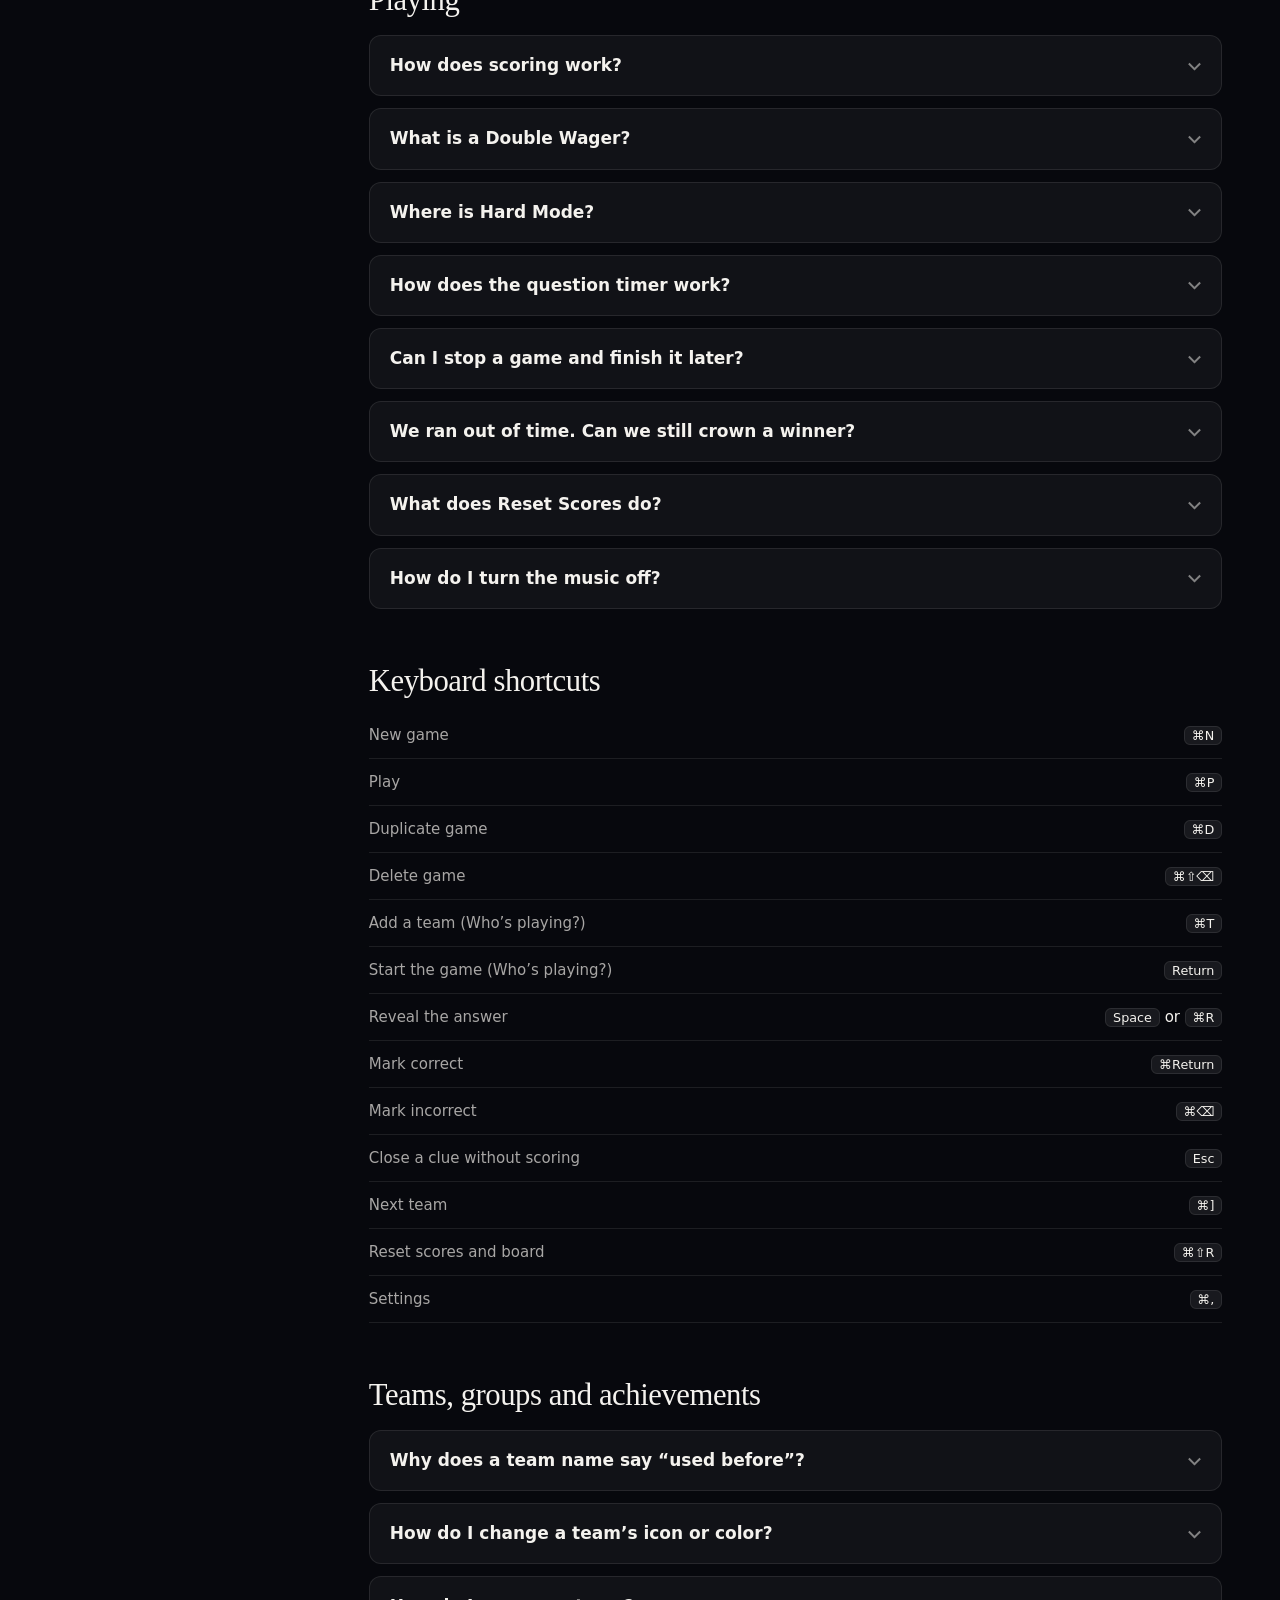
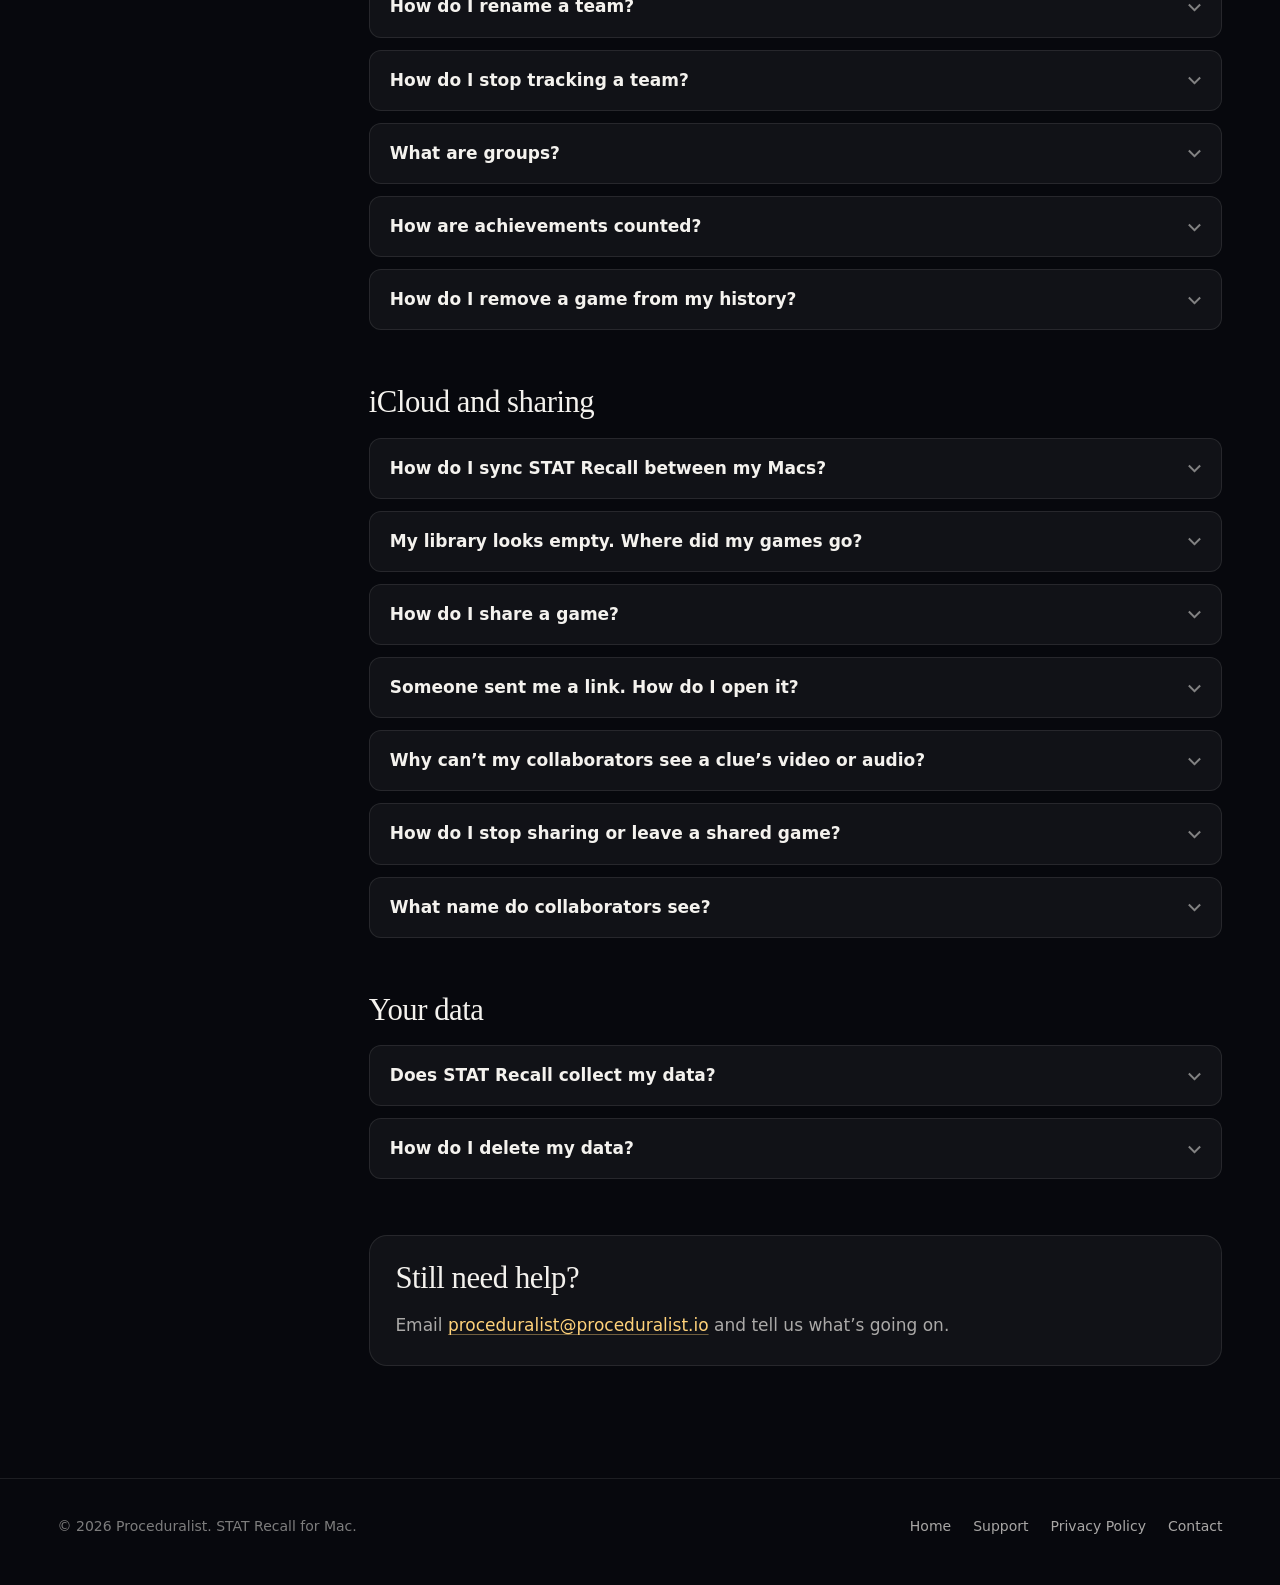
<file: support.html>
<!doctype html>
<html lang="en">
<head>
  <meta charset="utf-8">
  <meta name="viewport" content="width=device-width, initial-scale=1">
  <title>Support · STAT Recall</title>
  <meta name="description" content="Get help with STAT Recall: contact support, answers to common questions about building games, playing, teams, achievements, iCloud sync and sharing, and keyboard shortcuts.">
  <meta name="theme-color" content="#07080d">
  <link rel="icon" href="images/icon-64.jpg" type="image/jpeg">
  <link rel="apple-touch-icon" href="images/icon-256.jpg">
  <link rel="stylesheet" href="styles.css">
</head>
<body>
  <a class="skip-link" href="#main">Skip to content</a>

  <header class="site-header">
    <div class="wrap">
      <a class="brand" href="index.html"><img src="images/icon-64.jpg" alt="" width="32" height="32">STAT Recall</a>
      <nav class="site-nav" aria-label="Main">
        <a class="nav-optional" href="index.html#features">Features</a>
        <a href="support.html" aria-current="page">Support</a>
        <a href="privacy.html">Privacy</a>
      </nav>
    </div>
  </header>

  <main id="main">
    <div class="wrap doc-hero">
      <p class="eyebrow">Support</p>
      <h1>How can we help?</h1>
      <p class="lede">Answers to common questions are below. If you can’t find what you need, or something isn’t working, email us.</p>
    </div>

    <div class="wrap">
      <div class="panel contact-card" id="contact">
        <div>
          <p class="eyebrow" style="margin-bottom:8px">Contact support</p>
          <div class="email"><a href="mailto:proceduralist@proceduralist.io?subject=STAT%20Recall%20support">proceduralist@proceduralist.io</a></div>
          <p class="muted" style="margin:10px 0 0">For bug reports, questions and feature ideas.</p>
          <div class="actions" style="margin-top:22px">
            <a class="btn btn-primary" href="mailto:proceduralist@proceduralist.io?subject=STAT%20Recall%20support">Email support</a>
          </div>
        </div>
        <div>
          <strong>It helps to include</strong>
          <ul>
            <li>Your Mac model and macOS version (Apple menu ▸ About This Mac)</li>
            <li>Your STAT Recall version (STAT Recall ▸ About STAT Recall)</li>
            <li>What you did, what you expected and what happened instead</li>
            <li>A screenshot, if it shows the problem</li>
          </ul>
        </div>
      </div>

      <div class="doc-layout">
        <nav class="panel toc" aria-label="Topics">
          <strong>Topics</strong>
          <ol>
            <li><a href="#getting-started">Getting started</a></li>
            <li><a href="#building">Building games</a></li>
            <li><a href="#playing">Playing</a></li>
            <li><a href="#shortcuts">Keyboard shortcuts</a></li>
            <li><a href="#teams">Teams, groups and achievements</a></li>
            <li><a href="#icloud">iCloud and sharing</a></li>
            <li><a href="#data">Your data</a></li>
          </ol>
        </nav>
        <article class="doc">
          <section id="getting-started">
            <h2>Getting started</h2>
            <div class="faq">
              <details>
                <summary>What do I need to run STAT Recall?</summary>
                <div>
                  <p>A Mac running macOS 26.1 or later. An iCloud account is optional. Sign in if you want your games to sync between Macs or to share them with other people.</p>
                </div>
              </details>
              <details>
                <summary>How do I make my first game?</summary>
                <div>
                  <p>Click <strong>Create</strong> on the Home screen. A new board starts with six categories, five rows and a $200 base value. Name your categories, click any tile to write its clue and answer, then click <strong>Save</strong>.</p>
                  <p>The editor has four sections. <strong>Details</strong> holds the name, <strong>Theme</strong> the colors, <strong>Board</strong> the categories and clues, and <strong>Music</strong> the songs. The side panel counts how many clues are ready.</p>
                </div>
              </details>
              <details>
                <summary>How do I start a game?</summary>
                <div>
                  <p>Click <strong>Play</strong> on the Home screen, or pick a game in your Library. On <strong>Who’s playing?</strong>, name two to nine teams or click returning teams to bring them back. Choose Hard Mode under Game rules, then click <strong>Start Game</strong> or press <kbd>Return</kbd>.</p>
                </div>
              </details>
            </div>
          </section>

          <section id="building">
            <h2>Building games</h2>
            <div class="faq">
              <details>
                <summary>How big can a board be?</summary>
                <div>
                  <p>Up to 8 categories and 8 rows, for a total of 64 clues. Values are set from the base value: the first row is worth the base value, the second twice that, and so on. If you shrink the board, the app asks before removing a row or column that already has clues.</p>
                </div>
              </details>
              <details>
                <summary>How do I rearrange the board?</summary>
                <div>
                  <p>Drag one tile onto another to swap their clues; the point values stay where they are. Use the ‹ › buttons in a category header to move the whole column, or the trash button to remove it.</p>
                </div>
              </details>
              <details>
                <summary>How do I add a picture, video, sound or YouTube clip?</summary>
                <div>
                  <p>Open a clue and use <strong>Attach File…</strong> on the question or answer side to add an image, a video or an audio file. <strong>Trim…</strong> keeps just part of a clip, or only the audio of a video.</p>
                  <p>For YouTube, click <strong>YouTube…</strong> and paste a link. You can set start and end times and preview the clip. YouTube clips stream during the game, so the Mac needs an internet connection then. A few videos can’t play outside YouTube, and the preview shows that right away.</p>
                </div>
              </details>
              <details>
                <summary>What are Answer Details?</summary>
                <div>
                  <p>Optional extra background shown under the answer, in smaller text, once it’s revealed. They keep the answer itself short and bold while still giving the explanation.</p>
                </div>
              </details>
              <details>
                <summary>How do I change a game’s colors and music?</summary>
                <div>
                  <p>In the editor’s <strong>Theme</strong> section, choose a solid or gradient background and the tile and text colors from 15 preset colors. The live preview shows the result.</p>
                  <p>In the <strong>Music</strong> section, choose the background music that loops while a question is on screen and an optional Game Over song. To use your own songs, open Settings ▸ Music Library ▸ <strong>Add Music…</strong>. Songs are copied into the app and stay on that Mac.</p>
                </div>
              </details>
              <details>
                <summary>How do I duplicate or delete a game?</summary>
                <div>
                  <p>To duplicate the game you last opened, choose Game ▸ <strong>Duplicate</strong> (<kbd>⌘D</kbd>). The copy keeps the clues, values and Double Wagers but not the attached media or theme.</p>
                  <p>To delete, right-click the game in your Library and choose <strong>Delete…</strong>. Deleting also removes its saved sessions and can’t be undone.</p>
                </div>
              </details>
            </div>
          </section>

          <section id="playing">
            <h2>Playing</h2>
            <div class="faq">
              <details>
                <summary>How does scoring work?</summary>
                <div>
                  <p>A correct answer adds the clue’s value. A wrong answer costs nothing, unless Hard Mode is on, in which case it subtracts the value. Scores can go below zero. After every clue the turn passes to the next team.</p>
                  <p>To give a team the turn, click it on the scoreboard. To fix a score, right-click the team and choose <strong>Edit Score</strong>.</p>
                </div>
              </details>
              <details>
                <summary>What is a Double Wager?</summary>
                <div>
                  <p>Turn on <strong>Double Wager</strong> for any clue in the editor. When a team picks it, they place a bet before they see the question: from $1 up to their current score, or up to $1,000 if their score is lower. A right answer adds the wager; a wrong answer always subtracts it, even without Hard Mode.</p>
                </div>
              </details>
              <details>
                <summary>Where is Hard Mode?</summary>
                <div>
                  <p>On the <strong>Who’s playing?</strong> screen, in the Game rules card. Your choice is remembered for next time.</p>
                </div>
              </details>
              <details>
                <summary>How does the question timer work?</summary>
                <div>
                  <p>Set the length, from 10 to 180 seconds, in Settings. While playing, use the timer button in the toolbar to turn it on or off. If a question has audio or video, the countdown starts once it finishes. When time runs out the music stops and “Time’s up!” appears, and you still mark the answer.</p>
                </div>
              </details>
              <details>
                <summary>Can I stop a game and finish it later?</summary>
                <div>
                  <p>Yes. Click the game controller button in the toolbar and choose <strong>Save &amp; Exit</strong>. Scores, played tiles and whose turn it is are all kept. Resume from the Home screen or from <strong>Saved Sessions</strong> in your Library.</p>
                </div>
              </details>
              <details>
                <summary>We ran out of time. Can we still crown a winner?</summary>
                <div>
                  <p>Yes. Click the game controller button and choose <strong>End Early…</strong>. The scores stand as they are, the top score wins, and once you click <strong>Finish</strong> the game counts in Achievements like any finished game. End Early becomes available once at least one clue has been played.</p>
                </div>
              </details>
              <details>
                <summary>What does Reset Scores do?</summary>
                <div>
                  <p>Game ▸ <strong>Reset Scores</strong> sets every score back to zero and clears all played tiles, so the board starts over.</p>
                </div>
              </details>
              <details>
                <summary>How do I turn the music off?</summary>
                <div>
                  <p>Click the music button in the play toolbar, or turn off Music in Settings. Both mute everything. The volume slider is in Settings, too.</p>
                </div>
              </details>
            </div>
          </section>

          <section id="shortcuts">
            <h2>Keyboard shortcuts</h2>
            <dl class="shortcuts">
              <div><dt>New game</dt><dd><kbd>⌘N</kbd></dd></div>
              <div><dt>Play</dt><dd><kbd>⌘P</kbd></dd></div>
              <div><dt>Duplicate game</dt><dd><kbd>⌘D</kbd></dd></div>
              <div><dt>Delete game</dt><dd><kbd>⌘⇧⌫</kbd></dd></div>
              <div><dt>Add a team (Who’s playing?)</dt><dd><kbd>⌘T</kbd></dd></div>
              <div><dt>Start the game (Who’s playing?)</dt><dd><kbd>Return</kbd></dd></div>
              <div><dt>Reveal the answer</dt><dd><kbd>Space</kbd> or <kbd>⌘R</kbd></dd></div>
              <div><dt>Mark correct</dt><dd><kbd>⌘Return</kbd></dd></div>
              <div><dt>Mark incorrect</dt><dd><kbd>⌘⌫</kbd></dd></div>
              <div><dt>Close a clue without scoring</dt><dd><kbd>Esc</kbd></dd></div>
              <div><dt>Next team</dt><dd><kbd>⌘]</kbd></dd></div>
              <div><dt>Reset scores and board</dt><dd><kbd>⌘⇧R</kbd></dd></div>
              <div><dt>Settings</dt><dd><kbd>⌘,</kbd></dd></div>
            </dl>
          </section>

          <section id="teams">
            <h2>Teams, groups and achievements</h2>
            <div class="faq">
              <details>
                <summary>Why does a team name say “used before”?</summary>
                <div>
                  <p>That name has played before. To keep its record going, pick it from the list of previous teams (the clock button) or click it under Returning teams. If it’s a different team, choose a new name.</p>
                </div>
              </details>
              <details>
                <summary>How do I change a team’s icon or color?</summary>
                <div>
                  <p>Open <strong>Teams</strong> from the Home screen and click the palette button on a team, or right-click it and choose <strong>Edit Look…</strong>. Pick any emoji, one of the color swatches or a custom color. The team wears that look everywhere, including the next time it plays.</p>
                </div>
              </details>
              <details>
                <summary>How do I rename a team?</summary>
                <div>
                  <p>On the Teams screen, click the team’s name and type the new one. The new name appears everywhere, including past games, and its record carries over.</p>
                </div>
              </details>
              <details>
                <summary>How do I stop tracking a team?</summary>
                <div>
                  <p>On the Teams screen, hover over the team and click the red minus button, or right-click it and choose <strong>Remove Team…</strong>. The team leaves the Teams list and Achievements, but the games it played still list it, and other teams’ results stay exactly as they were.</p>
                  <p>To bring it back, open <strong>Removed teams</strong> at the bottom of the Teams screen and click <strong>Restore</strong>. A team that never played and isn’t in a group is deleted instead.</p>
                </div>
              </details>
              <details>
                <summary>What are groups?</summary>
                <div>
                  <p>A group is a crowd you play with, such as a class or a weekly team. Its teams come back ready to pick, and Achievements and the Library can show just that group. Use the <strong>Playing with</strong> switcher to choose a group, create one or manage your groups. A team joins a group automatically when it plays with that group selected.</p>
                </div>
              </details>
              <details>
                <summary>How are achievements counted?</summary>
                <div>
                  <p>Achievements come from finished games, recorded when you click <strong>Finish</strong> on the Game Over screen. Teams are matched by name. A tie counts as a win for every tied team, but it ends a win streak.</p>
                  <p>There are 17 milestones:</p>
                  <ul>
                    <li><strong>Total score:</strong> 5,000, 10,000, 25,000, 50,000, 75,000, 100,000, 500,000 and 1,000,000.</li>
                    <li><strong>Wins:</strong> 1, 5, 20, 50 and 100.</li>
                    <li><strong>Win streaks:</strong> 3, 5, 10 and 20 wins in a row.</li>
                  </ul>
                </div>
              </details>
              <details>
                <summary>How do I remove a game from my history?</summary>
                <div>
                  <p>Open Achievements, select the game in the Games list and delete it. This removes it permanently, including from iCloud, and updates every team’s record.</p>
                </div>
              </details>
            </div>
          </section>

          <section id="icloud">
            <h2>iCloud and sharing</h2>
            <div class="faq">
              <details>
                <summary>How do I sync STAT Recall between my Macs?</summary>
                <div>
                  <p>Sign in to the same Apple Account on each Mac and make sure iCloud is turned on for STAT Recall. To check, open System Settings, click your name, then iCloud. Games, teams, groups, saved sessions, results and settings sync on their own.</p>
                  <p>Video files, audio files and songs from your Music Library aren’t synced. They stay on the Mac that added them.</p>
                </div>
              </details>
              <details>
                <summary>My library looks empty. Where did my games go?</summary>
                <div>
                  <p>When your Mac isn’t signed in to iCloud, STAT Recall keeps a separate library that stays on that Mac. If you signed out of iCloud, or signed in after making games, you may be looking at the other library. Your games aren’t deleted. Sign back in to the same Apple Account to see your iCloud library again.</p>
                </div>
              </details>
              <details>
                <summary>How do I share a game?</summary>
                <div>
                  <p>Right-click the game in your Library and choose <strong>Share…</strong>. A new game needs to be saved first. Then choose how to share it:</p>
                  <ul>
                    <li><strong>Collaborate:</strong> one live board. Everyone you add can open it in their Library, and edits merge.</li>
                    <li><strong>Send a copy:</strong> they get their own independent game. Later changes on either side stay separate.</li>
                  </ul>
                  <p>Add people by email address or phone number, or copy the invite link and send it yourself. Only the people you invite can join.</p>
                </div>
              </details>
              <details>
                <summary>Someone sent me a link. How do I open it?</summary>
                <div>
                  <p>You need STAT Recall installed and your Mac signed in to iCloud. Open the link on your Mac, or copy it and choose <strong>Accept a Share Link…</strong> in the Library. The game appears under <strong>Shared with me</strong>.</p>
                </div>
              </details>
              <details>
                <summary>Why can’t my collaborators see a clue’s video or audio?</summary>
                <div>
                  <p>Images and YouTube clips are shared with the game. Video and audio files stay on the Mac that added them, so other people see the clue without that clip. Built-in songs carry over, but songs from your own Music Library don’t. For media everyone can play, use an image or a YouTube link.</p>
                </div>
              </details>
              <details>
                <summary>How do I stop sharing or leave a shared game?</summary>
                <div>
                  <p>If you own the game, open its sharing window to remove people or choose <strong>Stop sharing…</strong>. If someone shared it with you, choose <strong>Leave…</strong>. Copies of games that are no longer shared are kept under “No longer shared”.</p>
                </div>
              </details>
              <details>
                <summary>What name do collaborators see?</summary>
                <div>
                  <p>Your display name, shown next to the games you edit. You can change it in the game’s sharing window. If you haven’t set one, STAT Recall uses the full name of your Mac user account.</p>
                </div>
              </details>
            </div>
          </section>

          <section id="data">
            <h2>Your data</h2>
            <div class="faq">
              <details>
                <summary>Does STAT Recall collect my data?</summary>
                <div>
                  <p>No. There are no accounts, ads, analytics or tracking. Your games stay on your Mac and in your own iCloud account. See the <a href="privacy.html">Privacy Policy</a> for details.</p>
                </div>
              </details>
              <details>
                <summary>How do I delete my data?</summary>
                <div>
                  <p>Delete games, saved sessions and finished games from inside the app. To remove STAT Recall’s iCloud data, open System Settings, click your name, then iCloud. Full steps are in the <a href="privacy.html#control">Privacy Policy</a>.</p>
                </div>
              </details>
            </div>
          </section>

          <section class="panel doc-card">
            <h2>Still need help?</h2>
            <p>Email <a href="mailto:proceduralist@proceduralist.io?subject=STAT%20Recall%20support">proceduralist@proceduralist.io</a> and tell us what’s going on.</p>
          </section>
        </article>
      </div>
    </div>
  </main>

  <footer class="site-footer">
    <div class="wrap">
      <span>© 2026 Proceduralist. STAT Recall for Mac.</span>
      <nav class="footer-links" aria-label="Footer">
        <a href="index.html">Home</a>
        <a href="support.html">Support</a>
        <a href="privacy.html">Privacy Policy</a>
        <a href="mailto:proceduralist@proceduralist.io">Contact</a>
      </nav>
    </div>
  </footer>
</body>
</html>
</file>
<file: styles.css>
/* STAT Recall website — shared styles for index.html, privacy.html and support.html.
   "Midnight Glass", the app's own look: a near-black ground, ivory type, gold accents,
   a serif for display moments (New York on Apple devices) and the system sans for text. */

:root {
  --ink: #07080d;
  --ink-raised: #12141c;
  --ink-tile: #10203a;
  --ivory: #f4f2ee;
  --text-2: rgba(244, 242, 238, 0.68);
  --text-3: rgba(244, 242, 238, 0.5);
  --hairline: rgba(255, 255, 255, 0.09);
  --panel: rgba(255, 255, 255, 0.045);
  --panel-strong: rgba(255, 255, 255, 0.075);

  --gold: #f2b84b;
  --gold-light: #ffd27a;
  --gold-deep: #c98a1f;
  --on-gold: #16120a;
  --indigo: #7c8cff;
  --rose: #d9779f;
  --success: #4ade80;
  --danger: #f87171;

  /* Team palette, in seat order */
  --emerald: #4fb872;
  --team-indigo: #939eff;
  --team-rose: #e58bb0;
  --coral: #f0876a;
  --teal: #4cc9c0;
  --violet: #be92f6;
  --sky: #86d3f5;
  --lime: #c7de61;

  --font-display: ui-serif, "New York", "Iowan Old Style", "Palatino Linotype", Georgia, serif;
  --font-text: -apple-system, BlinkMacSystemFont, "SF Pro Text", system-ui, "Segoe UI", Roboto,
    "Helvetica Neue", Arial, sans-serif;
  --font-rounded: ui-rounded, "SF Pro Rounded", -apple-system, system-ui, sans-serif;

  --radius-s: 12px;
  --radius-m: 18px;
  --radius-l: 28px;
  /* Pages fill the window; --max only stops lines from running on forever on very
     large displays. */
  --gutter: clamp(16px, 4.5vw, 88px);
  --max: 2560px;

  color-scheme: dark;
}

*,
*::before,
*::after {
  box-sizing: border-box;
}

html {
  -webkit-text-size-adjust: 100%;
  scroll-behavior: smooth;
}

body {
  margin: 0;
  background: var(--ink);
  color: var(--ivory);
  font-family: var(--font-text);
  font-size: clamp(17px, 0.95vw, 19px);
  line-height: 1.6;
  -webkit-font-smoothing: antialiased;
  overflow-x: hidden;
}

/* Ambient aurora behind every page, like the app's Home screen */
body::before {
  content: "";
  position: fixed;
  inset: -20vh -20vw auto;
  height: 110vh;
  background:
    radial-gradient(40% 45% at 18% 20%, rgba(124, 140, 255, 0.22), transparent 70%),
    radial-gradient(35% 40% at 82% 12%, rgba(217, 119, 159, 0.16), transparent 70%),
    radial-gradient(45% 40% at 55% 70%, rgba(242, 184, 75, 0.08), transparent 70%);
  filter: blur(10px);
  pointer-events: none;
  z-index: -1;
}

img {
  max-width: 100%;
  display: block;
}

a {
  color: var(--gold-light);
  text-decoration-color: rgba(255, 210, 122, 0.4);
  text-underline-offset: 3px;
}

a:hover {
  text-decoration-color: currentColor;
}

:focus-visible {
  outline: 2px solid var(--gold-light);
  outline-offset: 3px;
  border-radius: 6px;
}

.skip-link {
  position: absolute;
  left: -999px;
  top: 8px;
  background: var(--gold);
  color: var(--on-gold);
  padding: 8px 14px;
  border-radius: 999px;
  font-weight: 600;
  z-index: 100;
}

.skip-link:focus {
  left: 16px;
}

.wrap {
  width: 100%;
  max-width: var(--max);
  margin: 0 auto;
  padding: 0 var(--gutter);
}

/* ---------- Header ---------- */

.site-header {
  position: sticky;
  top: 0;
  z-index: 50;
  background: rgba(7, 8, 13, 0.72);
  backdrop-filter: saturate(160%) blur(18px);
  -webkit-backdrop-filter: saturate(160%) blur(18px);
  border-bottom: 1px solid var(--hairline);
}

.site-header .wrap {
  display: flex;
  align-items: center;
  justify-content: space-between;
  gap: 16px;
  min-height: 64px;
}

.brand {
  display: inline-flex;
  align-items: center;
  gap: 10px;
  color: var(--ivory);
  text-decoration: none;
  font-weight: 650;
  font-size: 17px;
  letter-spacing: -0.01em;
  flex-shrink: 0;
}

.brand img {
  width: 32px;
  height: 32px;
  border-radius: 8px;
}

.site-nav {
  display: flex;
  gap: 4px;
  flex-wrap: wrap;
  justify-content: flex-end;
}

.site-nav a {
  color: var(--text-2);
  text-decoration: none;
  font-size: 14px;
  font-weight: 500;
  padding: 6px 12px;
  border-radius: 999px;
  transition: color 0.2s, background 0.2s;
}

.site-nav a:hover,
.site-nav a[aria-current="page"] {
  color: var(--ivory);
  background: var(--panel-strong);
}

@media (max-width: 640px) {
  .site-nav .nav-optional {
    display: none;
  }
  .site-nav a {
    padding: 6px 9px;
  }
}

/* ---------- Type ---------- */

.eyebrow {
  display: inline-block;
  font-size: 12px;
  font-weight: 650;
  letter-spacing: 0.16em;
  text-transform: uppercase;
  color: var(--gold);
  margin: 0 0 14px;
}

h1,
h2,
h3 {
  font-family: var(--font-display);
  font-weight: 400;
  letter-spacing: -0.015em;
  line-height: 1.08;
  margin: 0;
}

h1 {
  font-size: clamp(42px, 5.2vw, 96px);
}

h2 {
  font-size: clamp(32px, 3.6vw, 60px);
}

h3 {
  font-family: var(--font-text);
  font-weight: 650;
  font-size: clamp(18px, 1.1vw, 22px);
  letter-spacing: -0.01em;
  line-height: 1.3;
}

.lede {
  font-size: clamp(18px, 1.5vw, 23px);
  color: var(--text-2);
  max-width: 46em;
  margin: 20px 0 0;
}

.muted {
  color: var(--text-2);
}

.gold-text {
  background: linear-gradient(180deg, var(--gold-light), var(--gold));
  -webkit-background-clip: text;
  background-clip: text;
  color: transparent;
}

/* ---------- Buttons ---------- */

.actions {
  display: flex;
  flex-wrap: wrap;
  gap: 12px;
  margin-top: 32px;
}

.btn {
  display: inline-flex;
  align-items: center;
  justify-content: center;
  gap: 8px;
  min-height: 48px;
  padding: 0 24px;
  border-radius: 999px;
  font-weight: 600;
  font-size: 16px;
  text-decoration: none;
  transition: transform 0.15s, box-shadow 0.2s, background 0.2s;
}

.btn:active {
  transform: scale(0.98);
}

.btn-primary {
  background: linear-gradient(180deg, var(--gold-light), var(--gold));
  color: var(--on-gold);
  box-shadow: 0 8px 28px rgba(242, 184, 75, 0.28), inset 0 1px 0 rgba(255, 255, 255, 0.45);
}

.btn-primary:hover {
  box-shadow: 0 10px 34px rgba(242, 184, 75, 0.4), inset 0 1px 0 rgba(255, 255, 255, 0.45);
}

.btn-glass {
  background: var(--panel-strong);
  color: var(--ivory);
  border: 1px solid var(--hairline);
}

.btn-glass:hover {
  background: rgba(255, 255, 255, 0.11);
}

.meta-line {
  margin-top: 18px;
  font-size: 14px;
  color: var(--text-3);
}

/* ---------- Sections ---------- */

section {
  padding: clamp(64px, 9vw, 112px) 0;
}

.section-head {
  margin-bottom: clamp(32px, 5vw, 64px);
}

/* Wide screens: title on the left, introduction on the right, so the header spans the page */
@media (min-width: 1100px) {
  .section-head {
    display: grid;
    grid-template-columns: minmax(0, 1fr) minmax(0, 1fr);
    column-gap: clamp(40px, 5vw, 96px);
  }
  .section-head > .eyebrow,
  .section-head > h2 {
    grid-column: 1;
  }
  .section-head > .lede {
    grid-column: 2;
    grid-row: 1 / span 2;
    align-self: end;
    margin: 0;
  }
}

.divider {
  border: 0;
  border-top: 1px solid var(--hairline);
  margin: 0;
}

.panel {
  background: var(--panel);
  border: 1px solid var(--hairline);
  border-radius: var(--radius-m);
}

/* ---------- Hero ---------- */

.hero {
  padding-top: clamp(48px, 8vw, 96px);
  padding-bottom: clamp(56px, 8vw, 96px);
}

.hero-grid {
  display: grid;
  grid-template-columns: minmax(0, 1fr);
  gap: clamp(40px, 6vw, 64px);
  align-items: center;
}

.hero-icon {
  width: 88px;
  height: 88px;
  border-radius: 22px;
  margin-bottom: 28px;
  box-shadow: 0 16px 48px rgba(124, 140, 255, 0.35);
}

@media (min-width: 980px) {
  .hero-grid {
    grid-template-columns: minmax(0, 0.85fr) minmax(0, 1.15fr);
  }
}

@media (min-width: 1440px) {
  .hero-grid {
    grid-template-columns: minmax(0, 1fr) minmax(0, 1fr);
  }
}

/* ---------- The board illustration ---------- */

.board {
  position: relative;
  margin: 0;
  border-radius: var(--radius-l);
  padding: clamp(14px, 2.4vw, 26px);
  background:
    radial-gradient(80% 60% at 20% 0%, rgba(40, 80, 140, 0.55), transparent 70%),
    linear-gradient(160deg, #0d1a2e, #07080d 70%);
  border: 1px solid var(--hairline);
  box-shadow: 0 40px 100px rgba(0, 0, 0, 0.55), 0 0 0 1px rgba(255, 255, 255, 0.03) inset;
}

.board-title {
  font-family: var(--font-display);
  text-align: center;
  font-size: clamp(18px, 2.1vw, 38px);
  margin: 2px 0 clamp(10px, 1.6vw, 22px);
}

.board-grid {
  display: grid;
  grid-template-columns: repeat(4, minmax(0, 1fr));
  gap: clamp(5px, 0.9vw, 9px);
}

.board-cat {
  display: flex;
  align-items: flex-end;
  justify-content: center;
  text-align: center;
  min-height: 2.6em;
  font-size: clamp(8px, 0.85vw, 15px);
  font-weight: 700;
  letter-spacing: 0.08em;
  text-transform: uppercase;
  line-height: 1.25;
  padding-bottom: 4px;
}

.tile {
  display: grid;
  place-items: center;
  aspect-ratio: 16 / 9;
  border-radius: clamp(6px, 1vw, 12px);
  background: linear-gradient(180deg, #17304f, #0e1c33);
  border: 1px solid rgba(255, 255, 255, 0.08);
  font-family: var(--font-rounded);
  font-weight: 800;
  font-size: clamp(13px, 1.9vw, 38px);
  color: var(--gold);
  text-shadow: 0 1px 10px rgba(242, 184, 75, 0.35);
}

.tile.played {
  color: rgba(244, 242, 238, 0.22);
  text-shadow: none;
  background: linear-gradient(180deg, #111c2e, #0b1424);
}

.dock {
  display: flex;
  justify-content: center;
  flex-wrap: wrap;
  gap: clamp(8px, 0.7vw, 14px);
  margin: clamp(12px, 2vw, 20px) auto 0;
}

.dock-team {
  display: flex;
  align-items: center;
  gap: clamp(8px, 0.6vw, 12px);
  padding: clamp(6px, 0.45vw, 9px) clamp(14px, 1vw, 20px) clamp(6px, 0.45vw, 9px) clamp(6px, 0.45vw, 9px);
  border-radius: 999px;
  background: rgba(255, 255, 255, 0.06);
  border: 1px solid var(--hairline);
}

.dock-team.up {
  border-color: rgba(242, 184, 75, 0.7);
  background: rgba(242, 184, 75, 0.1);
  box-shadow: 0 0 22px rgba(242, 184, 75, 0.18);
}

.badge {
  display: grid;
  place-items: center;
  flex-shrink: 0;
  width: clamp(32px, 2.4vw, 46px);
  height: clamp(32px, 2.4vw, 46px);
  border-radius: 50%;
  font-size: clamp(17px, 1.25vw, 24px);
  line-height: 1;
  background: var(--c, var(--emerald));
  box-shadow: inset 0 1px 0 rgba(255, 255, 255, 0.35), 0 4px 14px color-mix(in srgb, var(--c, var(--emerald)) 45%, transparent);
}

.dock-text {
  display: flex;
  flex-direction: column;
  gap: 2px;
}

.dock-name {
  font-size: clamp(11px, 0.75vw, 14px);
  color: var(--text-2);
  line-height: 1.1;
}

.dock-score {
  font-family: var(--font-rounded);
  font-weight: 800;
  font-size: clamp(15px, 1.1vw, 21px);
  line-height: 1.15;
}

.up-chip {
  font-size: clamp(8.5px, 0.55vw, 11px);
  font-weight: 800;
  letter-spacing: 0.12em;
  color: var(--on-gold);
  background: var(--gold);
  padding: 2px 6px;
  border-radius: 999px;
  margin-left: 2px;
}

@media (max-width: 480px) {
  .dock-team {
    padding-right: 10px;
  }
  .dock-team .badge {
    width: 26px;
    height: 26px;
    font-size: 14px;
  }
  .dock-score {
    font-size: 13px;
  }
  .up-chip {
    display: none;
  }
}

/* ---------- Features ---------- */

.feature-grid {
  display: grid;
  grid-template-columns: minmax(0, 1fr);
  gap: clamp(14px, 1.4vw, 24px);
}

@media (min-width: 700px) {
  .feature-grid {
    grid-template-columns: repeat(2, minmax(0, 1fr));
  }
}

@media (min-width: 1100px) {
  .feature-grid {
    grid-template-columns: repeat(3, minmax(0, 1fr));
  }
}

.feature {
  padding: clamp(24px, 2vw, 36px);
}

.feature-icon {
  display: grid;
  place-items: center;
  width: 44px;
  height: 44px;
  border-radius: 12px;
  margin-bottom: 18px;
  color: var(--accent, var(--gold));
  background: color-mix(in srgb, var(--accent, var(--gold)) 14%, transparent);
  border: 1px solid color-mix(in srgb, var(--accent, var(--gold)) 30%, transparent);
}

.feature-icon svg {
  width: 22px;
  height: 22px;
}

.feature p {
  margin: 8px 0 0;
  color: var(--text-2);
  font-size: clamp(15.5px, 0.9vw, 18px);
}

/* ---------- Steps ---------- */

.steps {
  display: grid;
  grid-template-columns: minmax(0, 1fr);
  gap: clamp(14px, 1.4vw, 24px);
  counter-reset: step;
  list-style: none;
  padding: 0;
  margin: 0;
}

@media (min-width: 640px) {
  .steps {
    grid-template-columns: repeat(2, minmax(0, 1fr));
  }
}

@media (min-width: 1100px) {
  .steps {
    grid-template-columns: repeat(4, minmax(0, 1fr));
  }
}

.steps li {
  position: relative;
  padding: clamp(24px, 2vw, 36px);
}

.steps li::before {
  counter-increment: step;
  content: counter(step);
  display: grid;
  place-items: center;
  width: 30px;
  height: 30px;
  border-radius: 50%;
  margin-bottom: 16px;
  font-weight: 700;
  font-size: 14px;
  color: var(--on-gold);
  background: linear-gradient(180deg, var(--gold-light), var(--gold));
}

.steps p {
  margin: 8px 0 0;
  color: var(--text-2);
  font-size: clamp(15.5px, 0.9vw, 18px);
}

/* ---------- Split feature rows ---------- */

.split {
  display: grid;
  grid-template-columns: minmax(0, 1fr);
  gap: clamp(28px, 5vw, 64px);
  align-items: center;
}

@media (min-width: 900px) {
  .split {
    grid-template-columns: minmax(0, 1fr) minmax(0, 1fr);
  }
  .split.flip > :first-child {
    order: 2;
  }
}

.checklist {
  list-style: none;
  padding: 0;
  margin: 24px 0 0;
  display: grid;
  gap: 12px;
}

.checklist li {
  position: relative;
  padding-left: 30px;
  color: var(--text-2);
}

.checklist li::before {
  content: "";
  position: absolute;
  left: 0;
  top: 0.35em;
  width: 18px;
  height: 18px;
  border-radius: 50%;
  background: rgba(74, 222, 128, 0.16)
    url("data:image/svg+xml,%3Csvg xmlns='http://www.w3.org/2000/svg' viewBox='0 0 16 16'%3E%3Cpath d='M4 8.4l2.6 2.5L12 5.3' fill='none' stroke='%234ADE80' stroke-width='2' stroke-linecap='round' stroke-linejoin='round'/%3E%3C/svg%3E")
    center / 12px no-repeat;
}

.checklist strong {
  color: var(--ivory);
  font-weight: 600;
}

/* Milestones */

.milestones {
  padding: clamp(20px, 3vw, 28px);
  display: grid;
  gap: 18px;
}

.milestone-row {
  display: grid;
  gap: 10px;
}

.milestone-label {
  font-size: 12px;
  font-weight: 650;
  letter-spacing: 0.14em;
  text-transform: uppercase;
  color: var(--text-3);
}

.chips {
  display: flex;
  flex-wrap: wrap;
  gap: 8px;
}

.chip {
  display: inline-flex;
  align-items: center;
  gap: 6px;
  padding: 6px 12px;
  border-radius: 999px;
  font-size: clamp(13.5px, 0.8vw, 16px);
  font-weight: 600;
  background: var(--panel-strong);
  border: 1px solid var(--hairline);
  white-space: nowrap;
}

.chip.earned {
  color: var(--gold-light);
  border-color: rgba(242, 184, 75, 0.45);
  background: rgba(242, 184, 75, 0.1);
}

.toast {
  display: flex;
  align-items: center;
  gap: 12px;
  padding: 14px 18px;
  border-radius: 999px;
  background: rgba(18, 20, 28, 0.9);
  border: 1px solid var(--hairline);
  box-shadow: 0 18px 40px rgba(0, 0, 0, 0.45);
  font-weight: 600;
  font-size: 15px;
  width: fit-content;
  max-width: 100%;
}

.toast .trophy {
  color: var(--gold);
  flex-shrink: 0;
}

/* Sharing card */

.share-card {
  padding: clamp(20px, 3vw, 28px);
  display: grid;
  gap: 14px;
}

.person {
  display: flex;
  align-items: center;
  gap: 12px;
  padding: 10px 12px;
  border-radius: var(--radius-s);
  background: rgba(255, 255, 255, 0.035);
}

.person .avatar {
  display: grid;
  place-items: center;
  width: 34px;
  height: 34px;
  border-radius: 50%;
  font-weight: 700;
  font-size: 13px;
  color: var(--ink);
  background: var(--c, var(--indigo));
  flex-shrink: 0;
}

.person .who {
  flex: 1;
  min-width: 0;
  font-size: 14.5px;
}

.person .who span {
  display: block;
  color: var(--text-3);
  font-size: 12.5px;
}

.role {
  font-size: 12px;
  font-weight: 600;
  color: var(--text-2);
  padding: 3px 10px;
  border-radius: 999px;
  border: 1px solid var(--hairline);
}

/* Promise strip */

.promise {
  display: grid;
  grid-template-columns: minmax(0, 1fr);
  gap: clamp(14px, 1.4vw, 24px);
}

@media (min-width: 560px) {
  .promise {
    grid-template-columns: repeat(2, minmax(0, 1fr));
  }
}

@media (min-width: 1000px) {
  .promise {
    grid-template-columns: repeat(4, minmax(0, 1fr));
  }
}

.promise .panel {
  padding: clamp(22px, 1.8vw, 32px);
}

.promise strong {
  display: block;
  font-size: clamp(17px, 1vw, 20px);
  margin-bottom: 4px;
}

.promise p {
  margin: 0;
  color: var(--text-2);
  font-size: clamp(15px, 0.9vw, 17.5px);
}

/* CTA band */

.cta {
  text-align: center;
  padding: clamp(40px, 6vw, 64px) var(--gutter);
  border-radius: var(--radius-l);
  background:
    radial-gradient(60% 80% at 50% 0%, rgba(242, 184, 75, 0.14), transparent 70%),
    var(--panel);
  border: 1px solid var(--hairline);
}

.cta .actions {
  justify-content: center;
}

.cta .lede {
  margin-left: auto;
  margin-right: auto;
}

/* ---------- Document pages (privacy, support) ---------- */

.doc-hero {
  padding-top: clamp(48px, 8vw, 88px);
  padding-bottom: clamp(24px, 4vw, 40px);
}

/* Table of contents beside the content on wide screens, above it on narrow ones */
.doc-layout {
  display: grid;
  grid-template-columns: minmax(0, 1fr);
  gap: 32px;
  margin-top: clamp(24px, 3vw, 40px);
  padding-bottom: clamp(64px, 9vw, 112px);
}

@media (min-width: 1100px) {
  .doc-layout {
    grid-template-columns: 260px minmax(0, 1fr);
    gap: clamp(40px, 4vw, 72px);
  }
  .doc-layout > .toc {
    position: sticky;
    top: 88px;
    align-self: start;
    margin: 0;
  }
  .doc-layout > .toc ol {
    columns: 1;
  }
}

.doc h2 {
  font-size: clamp(26px, 2.4vw, 38px);
  margin: 56px 0 14px;
  scroll-margin-top: 88px;
}

.doc > :first-child,
.doc > section:first-child > h2:first-child {
  margin-top: 0;
}

.doc section {
  scroll-margin-top: 88px;
}

/* Support topics aren't page sections, so they skip the big section padding */
.doc section:not(.doc-card) {
  padding: 0;
}

/* Privacy: each part of the policy is a card; two columns of cards on wide screens */
.doc-cards {
  columns: 2 520px;
  column-gap: clamp(16px, 1.6vw, 28px);
}

.doc-card {
  break-inside: avoid;
  padding: clamp(22px, 2vw, 34px);
  margin: 0 0 clamp(16px, 1.6vw, 28px);
}

.doc .doc-card h2 {
  margin-top: 0;
}

.doc:not(.doc-cards) > .doc-card {
  margin: 56px 0 0;
}

.doc-card > :last-child {
  margin-bottom: 0;
}

.doc h3 {
  margin: 28px 0 8px;
}

.doc p,
.doc li {
  color: var(--text-2);
}

.doc strong {
  color: var(--ivory);
  font-weight: 600;
}

.doc ul {
  padding-left: 1.25em;
}

.doc li {
  margin: 6px 0;
}

.doc code {
  font-family: ui-monospace, "SF Mono", Menlo, Consolas, monospace;
  font-size: 0.88em;
  padding: 1px 6px;
  border-radius: 6px;
  background: rgba(255, 255, 255, 0.07);
  color: var(--ivory);
  overflow-wrap: anywhere;
}

.doc li::marker {
  color: var(--gold);
}

.summary-box {
  padding: clamp(22px, 2vw, 32px);
  margin-top: 8px;
}

.summary-box ul {
  margin: 10px 0 0;
  padding-left: 1.25em;
  columns: 2 420px;
  column-gap: 48px;
  color: var(--text-2);
}

.summary-box li {
  margin: 6px 0;
  break-inside: avoid;
}

.summary-box li::marker {
  color: var(--gold);
}

.toc {
  padding: 18px 22px;
  margin: 0;
}

.toc ol {
  margin: 8px 0 0;
  padding-left: 1.3em;
  columns: 2 220px;
  column-gap: 32px;
}

.toc li {
  margin: 4px 0;
  break-inside: avoid;
}

.toc a {
  color: var(--text-2);
  text-decoration: none;
}

.toc a:hover {
  color: var(--ivory);
}

.updated {
  color: var(--text-3);
  font-size: 14px;
  margin-top: 16px;
}

/* Support */

.contact-card {
  display: grid;
  gap: 18px 56px;
  padding: clamp(22px, 3vw, 40px);
  margin-top: 8px;
  background:
    radial-gradient(70% 90% at 0% 0%, rgba(242, 184, 75, 0.12), transparent 70%),
    var(--panel);
}

@media (min-width: 900px) {
  .contact-card {
    grid-template-columns: minmax(0, 1fr) minmax(0, 1fr);
    align-items: center;
  }
}

.contact-card ul {
  margin: 10px 0 0;
  padding-left: 1.25em;
  color: var(--text-2);
}

.contact-card li {
  margin: 6px 0;
}

.contact-card li::marker {
  color: var(--gold);
}

.contact-card .email {
  font-family: var(--font-display);
  font-size: clamp(20px, 3.4vw, 30px);
  word-break: break-word;
}

.contact-card .email a {
  color: var(--ivory);
  text-decoration: none;
}

.contact-card .email a:hover {
  color: var(--gold-light);
}

/* Support questions: two columns side by side on wide screens */
.faq {
  display: grid;
  grid-template-columns: repeat(auto-fill, minmax(min(100%, 480px), 1fr));
  align-items: start;
  gap: 12px;
  margin-top: 18px;
}

.faq details {
  background: var(--panel);
  border: 1px solid var(--hairline);
  border-radius: var(--radius-s);
  padding: 0 20px;
}

.faq details[open] {
  background: var(--panel-strong);
}

.faq summary {
  cursor: pointer;
  list-style: none;
  padding: 16px 28px 16px 0;
  position: relative;
  font-weight: 600;
  color: var(--ivory);
}

.faq summary::-webkit-details-marker {
  display: none;
}

.faq summary::after {
  content: "";
  position: absolute;
  right: 2px;
  top: 50%;
  width: 9px;
  height: 9px;
  border-right: 2px solid var(--text-3);
  border-bottom: 2px solid var(--text-3);
  transform: translateY(-70%) rotate(45deg);
  transition: transform 0.2s;
}

.faq details[open] summary::after {
  transform: translateY(-30%) rotate(-135deg);
}

.faq details > div {
  padding: 0 0 16px;
}

.faq details p {
  margin: 0 0 10px;
}

kbd {
  font-family: var(--font-text);
  font-size: 0.85em;
  padding: 1px 7px;
  border-radius: 6px;
  border: 1px solid var(--hairline);
  background: rgba(255, 255, 255, 0.07);
  color: var(--ivory);
  white-space: nowrap;
}

.shortcuts {
  display: grid;
  grid-template-columns: repeat(auto-fill, minmax(min(100%, 420px), 1fr));
  column-gap: 48px;
  margin: 8px 0 0;
  font-size: clamp(15px, 0.9vw, 17px);
}

.shortcuts div {
  display: flex;
  justify-content: space-between;
  align-items: baseline;
  gap: 16px;
  padding: 11px 0;
  border-bottom: 1px solid var(--hairline);
}

.shortcuts dt {
  color: var(--text-2);
}

.shortcuts dd {
  margin: 0;
  text-align: right;
}

/* ---------- Footer ---------- */

.site-footer {
  border-top: 1px solid var(--hairline);
  padding: 36px 0 48px;
  font-size: 14px;
  color: var(--text-3);
}

.site-footer .wrap {
  display: flex;
  flex-wrap: wrap;
  gap: 16px 32px;
  align-items: center;
  justify-content: space-between;
}

.footer-links {
  display: flex;
  flex-wrap: wrap;
  gap: 8px 22px;
}

.footer-links a {
  color: var(--text-2);
  text-decoration: none;
}

.footer-links a:hover {
  color: var(--ivory);
}

/* ---------- Motion ---------- */

@media (prefers-reduced-motion: no-preference) {
  .rise {
    animation: rise 0.8s cubic-bezier(0.2, 0.8, 0.2, 1) both;
  }
  .rise.d1 { animation-delay: 0.08s; }
  .rise.d2 { animation-delay: 0.16s; }
  .rise.d3 { animation-delay: 0.24s; }

  @keyframes rise {
    from {
      opacity: 0;
      transform: translateY(14px);
      filter: blur(4px);
    }
    to {
      opacity: 1;
      transform: none;
      filter: none;
    }
  }
}

@media (prefers-reduced-motion: reduce) {
  html {
    scroll-behavior: auto;
  }
}
</file>
